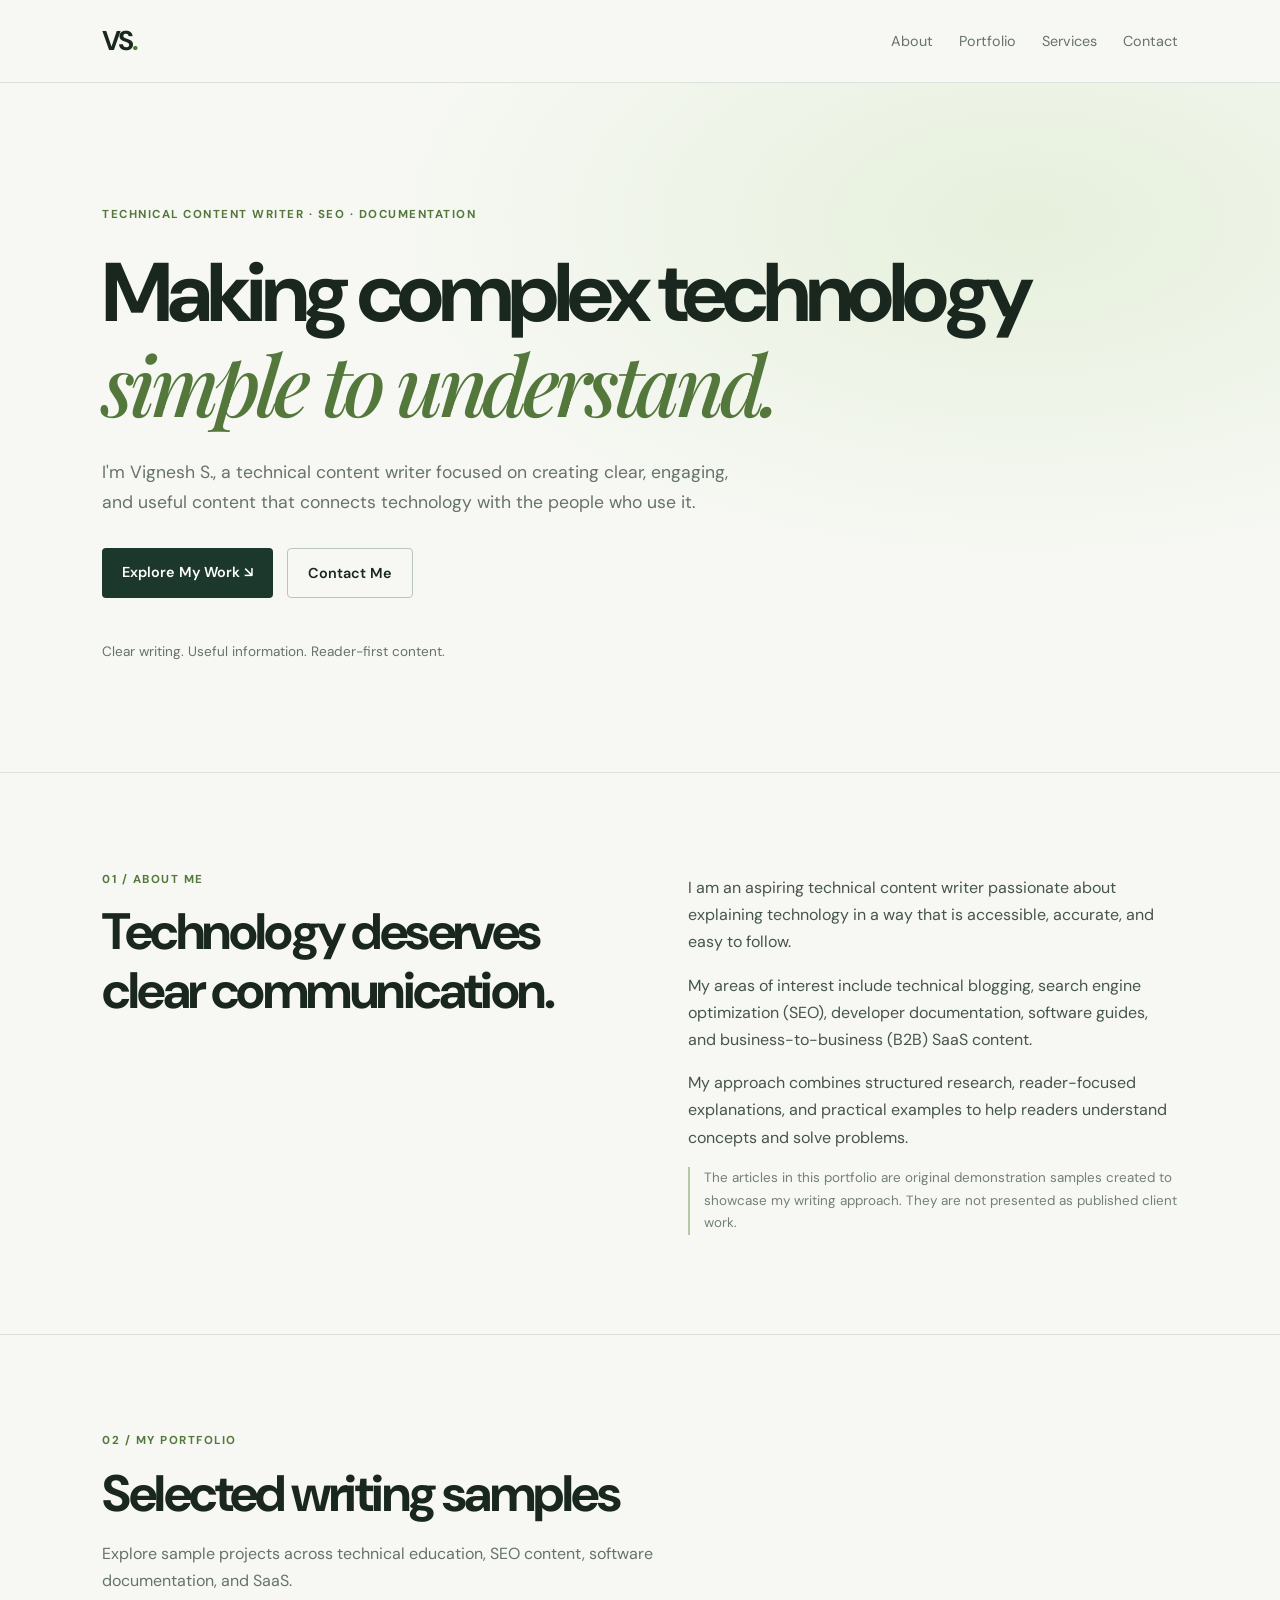
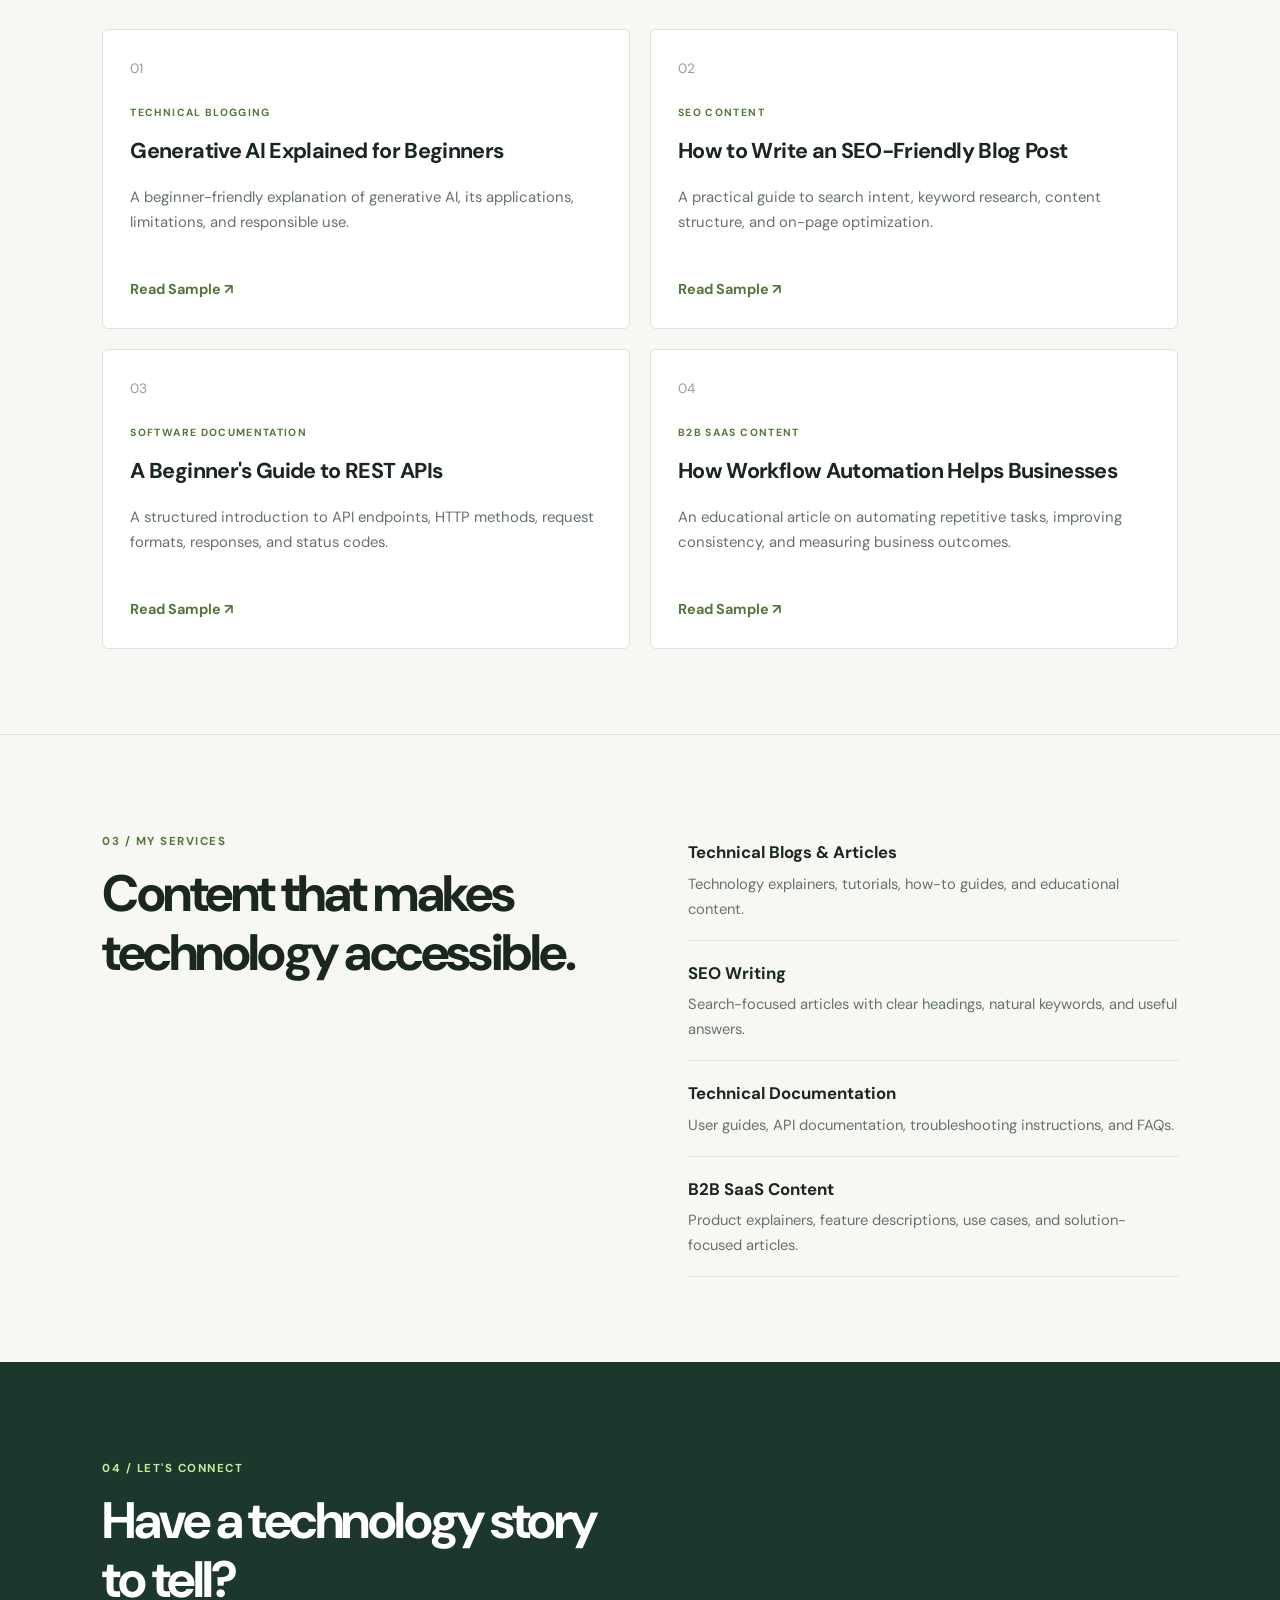
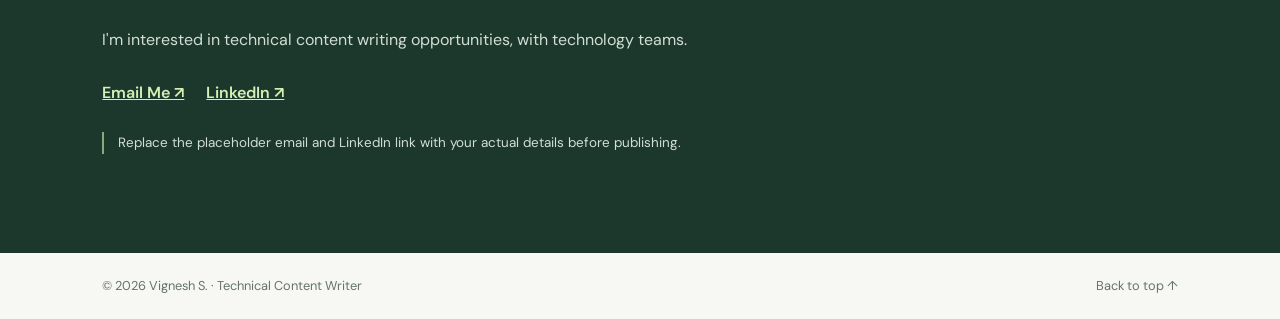
<file: index.html>
<!DOCTYPE html>
<html lang="en">
<head>
  <meta charset="UTF-8">
  <meta name="viewport" content="width=device-width, initial-scale=1.0">
  <meta name="description" content="Vignesh S. is a technical content writer creating technology blogs, SEO articles, software documentation, and B2B SaaS content.">
  <title>Vignesh S. | Technical Content Writer</title>
  <link rel="stylesheet" href="style.css">
</head>
<body>

<header class="navbar">
  <a class="logo" href="#home">VS<span>.</span></a>
  <nav>
    <a href="#about">About</a>
    <a href="#work">Portfolio</a>
    <a href="#services">Services</a>
    <a href="#contact">Contact</a>
  </nav>
</header>

<main>
  <section class="hero" id="home">
    <p class="eyebrow">TECHNICAL CONTENT WRITER · SEO · DOCUMENTATION</p>
    <h1>Making complex technology<br><em>simple to understand.</em></h1>
    <p class="intro">
      I'm Vignesh S., a technical content writer focused on creating
      clear, engaging, and useful content that connects technology
      with the people who use it.
    </p>
    <div class="hero-actions">
      <a class="button primary" href="#work">Explore My Work ↘</a>
      <a class="button secondary" href="#contact">Contact Me</a>
    </div>
    <p class="hero-note">Clear writing. Useful information. Reader-first content.</p>
  </section>

  <section class="section about" id="about">
    <div>
      <p class="eyebrow">01 / ABOUT ME</p>
      <h2>Technology deserves<br>clear communication.</h2>
    </div>
    <div>
      <p>
        I am an aspiring technical content writer passionate about
        explaining technology in a way that is accessible, accurate,
        and easy to follow.
      </p>
      <p>
        My areas of interest include technical blogging, search engine
        optimization (SEO), developer documentation, software guides,
        and business-to-business (B2B) SaaS content.
      </p>
      <p>
        My approach combines structured research, reader-focused
        explanations, and practical examples to help readers understand
        concepts and solve problems.
      </p>
      <p class="note">
        The articles in this portfolio are original demonstration
        samples created to showcase my writing approach. They are not
        presented as published client work.
      </p>
    </div>
  </section>

  <section class="section" id="work">
    <p class="eyebrow">02 / MY PORTFOLIO</p>
    <h2>Selected writing samples</h2>
    <p class="section-intro">
      Explore sample projects across technical education,
      SEO content, software documentation, and SaaS.
    </p>

    <div class="portfolio-grid">
      <article class="project">
        <span class="project-number">01</span>
        <p class="category">TECHNICAL BLOGGING</p>
        <h3>Generative AI Explained for Beginners</h3>
        <p>
          A beginner-friendly explanation of generative AI,
          its applications, limitations, and responsible use.
        </p>
        <a href="samples/technical-blog.html">Read Sample ↗</a>
      </article>

      <article class="project">
        <span class="project-number">02</span>
        <p class="category">SEO CONTENT</p>
        <h3>How to Write an SEO-Friendly Blog Post</h3>
        <p>
          A practical guide to search intent, keyword research,
          content structure, and on-page optimization.
        </p>
        <a href="samples/seo-article.html">Read Sample ↗</a>
      </article>

      <article class="project">
        <span class="project-number">03</span>
        <p class="category">SOFTWARE DOCUMENTATION</p>
        <h3>A Beginner's Guide to REST APIs</h3>
        <p>
          A structured introduction to API endpoints, HTTP methods,
          request formats, responses, and status codes.
        </p>
        <a href="samples/api-documentation.html">Read Sample ↗</a>
      </article>

      <article class="project">
        <span class="project-number">04</span>
        <p class="category">B2B SAAS CONTENT</p>
        <h3>How Workflow Automation Helps Businesses</h3>
        <p>
          An educational article on automating repetitive tasks,
          improving consistency, and measuring business outcomes.
        </p>
        <a href="samples/saas-content.html">Read Sample ↗</a>
      </article>
    </div>
  </section>

  <section class="section services" id="services">
    <div>
      <p class="eyebrow">03 / MY SERVICES</p>
      <h2>Content that makes<br>technology accessible.</h2>
    </div>
    <div class="service-list">
      <article>
        <h3>Technical Blogs & Articles</h3>
        <p>Technology explainers, tutorials, how-to guides, and educational content.</p>
      </article>
      <article>
        <h3>SEO Writing</h3>
        <p>Search-focused articles with clear headings, natural keywords, and useful answers.</p>
      </article>
      <article>
        <h3>Technical Documentation</h3>
        <p>User guides, API documentation, troubleshooting instructions, and FAQs.</p>
      </article>
      <article>
        <h3>B2B SaaS Content</h3>
        <p>Product explainers, feature descriptions, use cases, and solution-focused articles.</p>
      </article>
    </div>
  </section>

  <section class="contact" id="contact">
    <p class="eyebrow">04 / LET'S CONNECT</p>
    <h2>Have a technology story<br>to tell?</h2>
    <p>
      I'm interested in technical content writing opportunities, with technology teams.
    </p>
    <div class="contact-links">
      <a href="mailto:vigneshvickys0324@gmail.com">Email Me ↗</a>
      <a href="linkedin.com/in/vignesh-senthil-kumar-195948223" target="_blank" rel="noopener noreferrer">LinkedIn ↗</a>
    </div>
    <p class="note contact-note">
      Replace the placeholder email and LinkedIn link with your actual details before publishing.
    </p>
  </section>
</main>

<footer>
  <p>© 2026 Vignesh S. · Technical Content Writer</p>
  <a href="#home">Back to top ↑</a>
</footer>
</body>
</html>
</file>
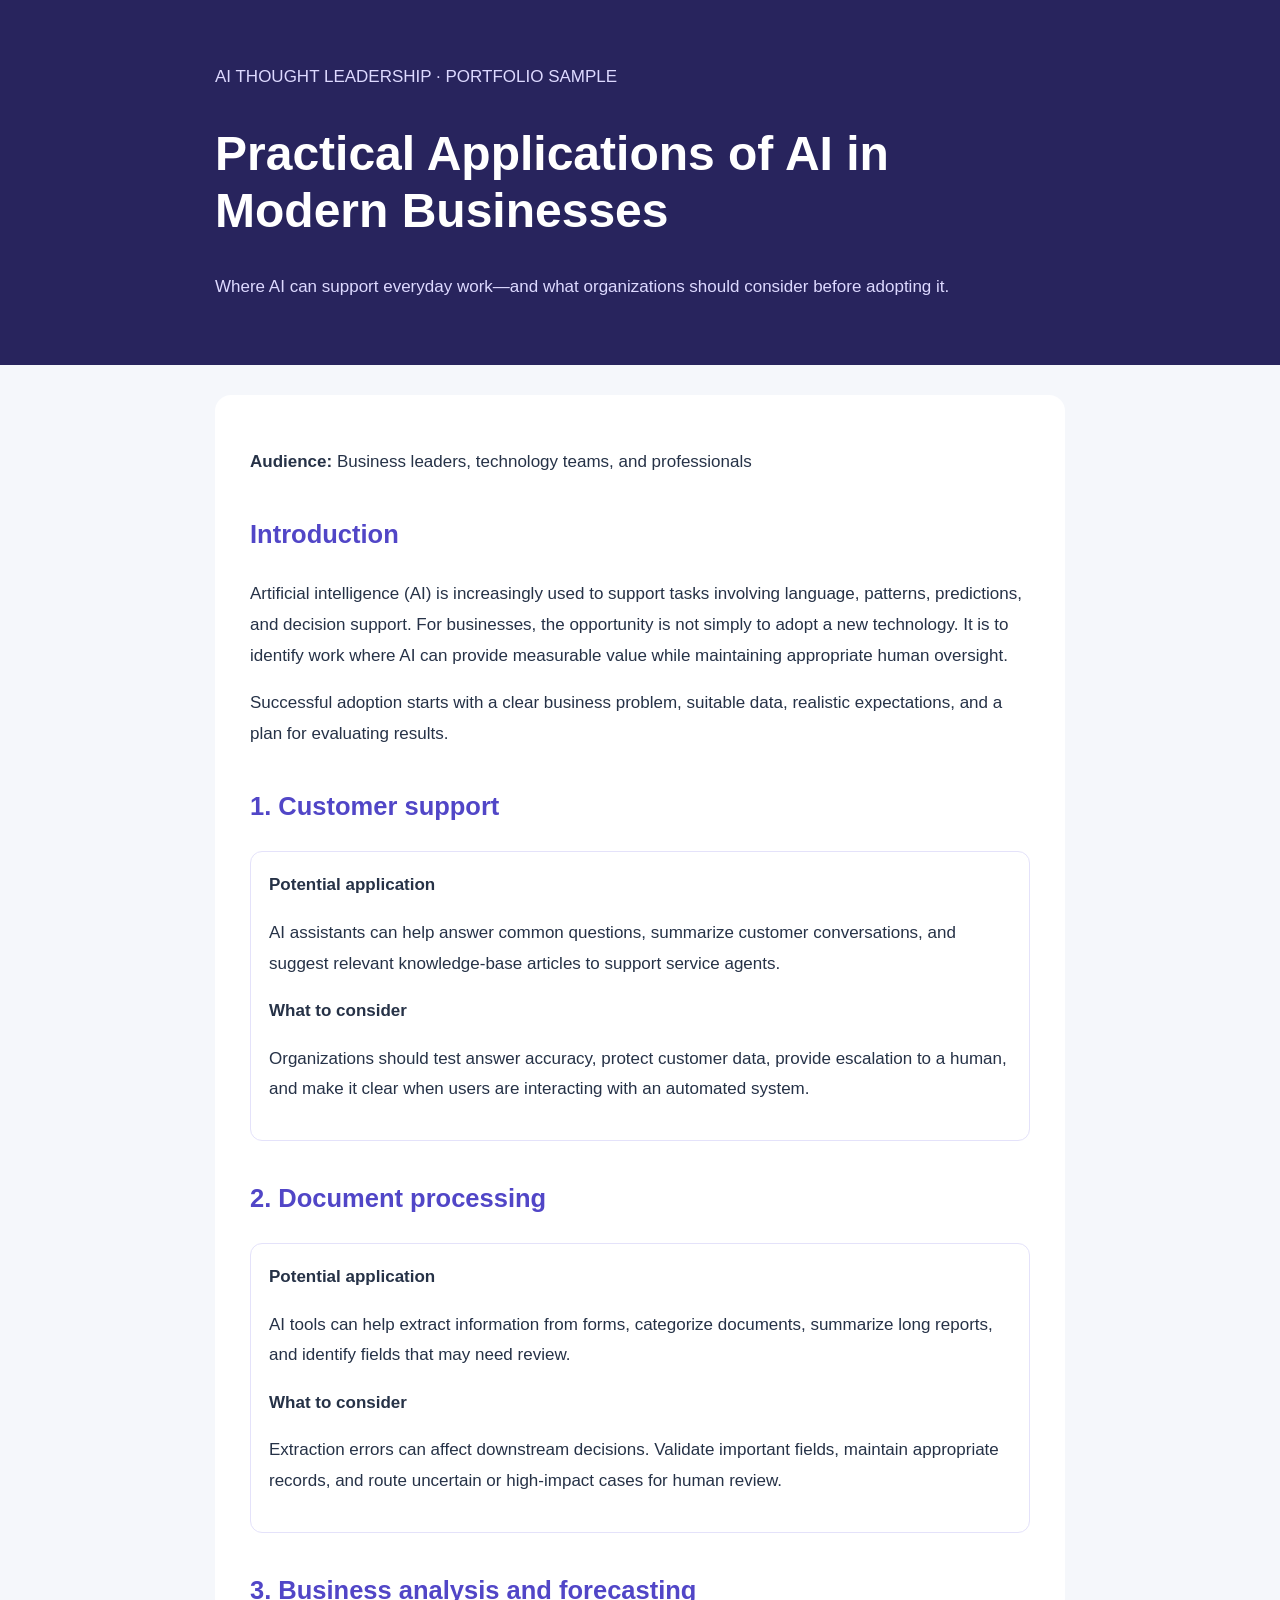
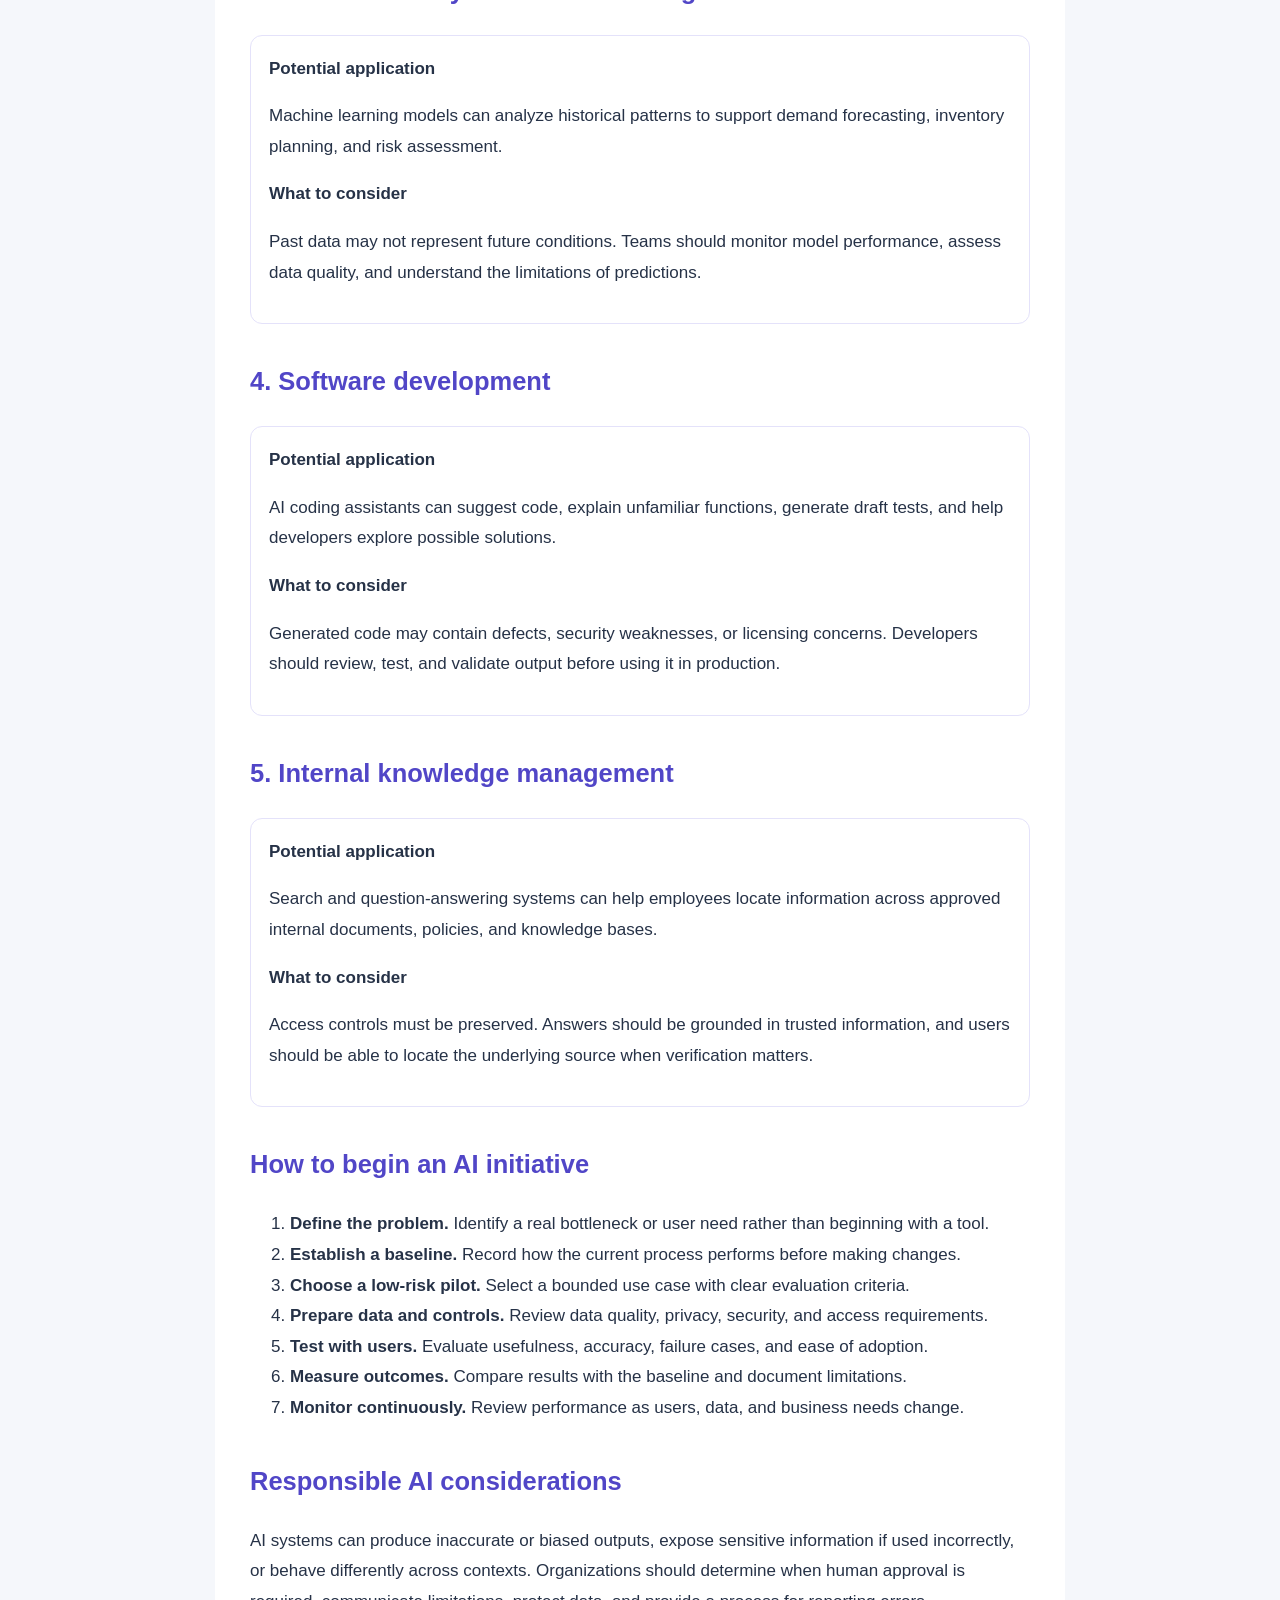
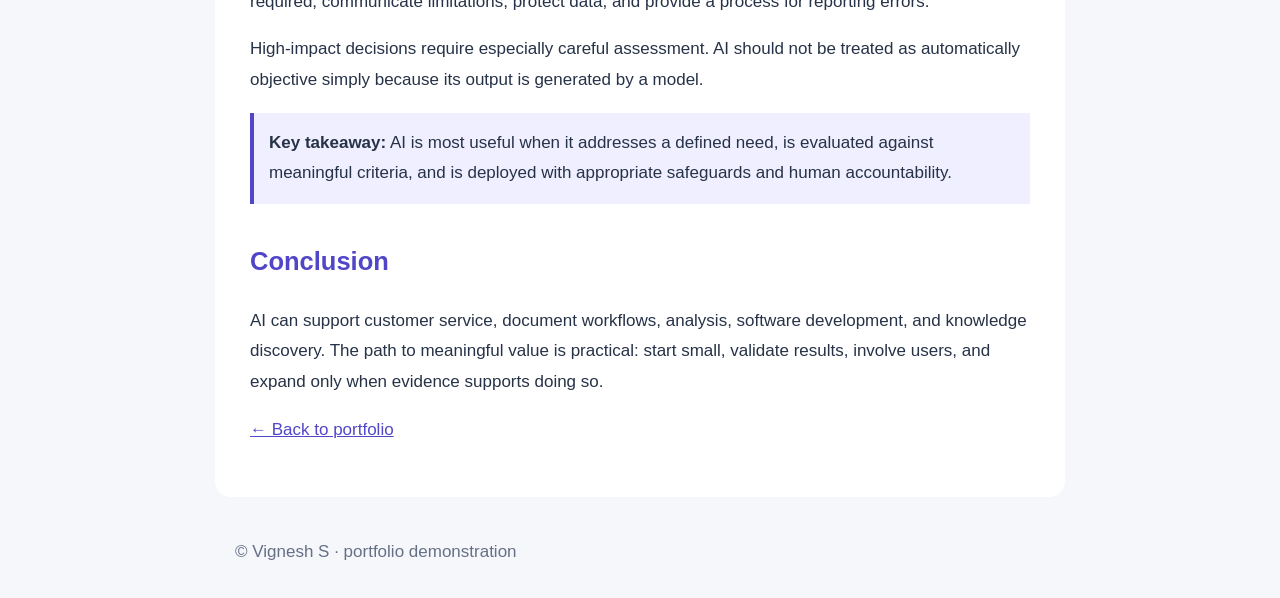
<file: samples/ai-in-business.html>
<!DOCTYPE html>
<html lang="en">
<head>
  <meta charset="UTF-8">
  <meta name="viewport" content="width=device-width, initial-scale=1.0">
  <meta name="description" content="Explore practical business applications of AI, including customer support, document processing, forecasting, and responsible adoption.">
  <title>Practical Applications of AI in Modern Businesses</title>
  <style>
    * { box-sizing: border-box; }
    body { margin: 0; font: 17px/1.8 Arial, sans-serif; color: #263247; background: #f5f7fb; }
    header { background: #28245d; color: white; padding: 45px 20px; }
    header div, main, footer { max-width: 850px; margin: auto; }
    header p { color: #ddd9ff; }
    main { background: white; padding: 35px; margin: 30px auto; border-radius: 16px; }
    h1 { font-size: clamp(2rem, 5vw, 3rem); line-height: 1.2; }
    h2 { color: #5146c7; margin-top: 35px; }
    .example { border: 1px solid #e4e2fa; border-radius: 12px; padding: 18px; margin: 15px 0; }
    .notice { background: #f0efff; padding: 15px; border-left: 4px solid #5146c7; }
    a { color: #5146c7; }
    footer { padding: 10px 20px 30px; color: #667085; }
  </style>
</head>
<body>
<header>
  <div>
    <p>AI THOUGHT LEADERSHIP · PORTFOLIO SAMPLE</p>
    <h1>Practical Applications of AI in Modern Businesses</h1>
    <p>Where AI can support everyday work—and what organizations should consider before adopting it.</p>
  </div>
</header>
<main>
  <p><strong>Audience:</strong> Business leaders, technology teams, and professionals</p>

  <h2>Introduction</h2>
  <p>Artificial intelligence (AI) is increasingly used to support tasks involving language, patterns, predictions, and decision support. For businesses, the opportunity is not simply to adopt a new technology. It is to identify work where AI can provide measurable value while maintaining appropriate human oversight.</p>
  <p>Successful adoption starts with a clear business problem, suitable data, realistic expectations, and a plan for evaluating results.</p>

  <h2>1. Customer support</h2>
  <div class="example">
    <strong>Potential application</strong>
    <p>AI assistants can help answer common questions, summarize customer conversations, and suggest relevant knowledge-base articles to support service agents.</p>
    <strong>What to consider</strong>
    <p>Organizations should test answer accuracy, protect customer data, provide escalation to a human, and make it clear when users are interacting with an automated system.</p>
  </div>

  <h2>2. Document processing</h2>
  <div class="example">
    <strong>Potential application</strong>
    <p>AI tools can help extract information from forms, categorize documents, summarize long reports, and identify fields that may need review.</p>
    <strong>What to consider</strong>
    <p>Extraction errors can affect downstream decisions. Validate important fields, maintain appropriate records, and route uncertain or high-impact cases for human review.</p>
  </div>

  <h2>3. Business analysis and forecasting</h2>
  <div class="example">
    <strong>Potential application</strong>
    <p>Machine learning models can analyze historical patterns to support demand forecasting, inventory planning, and risk assessment.</p>
    <strong>What to consider</strong>
    <p>Past data may not represent future conditions. Teams should monitor model performance, assess data quality, and understand the limitations of predictions.</p>
  </div>

  <h2>4. Software development</h2>
  <div class="example">
    <strong>Potential application</strong>
    <p>AI coding assistants can suggest code, explain unfamiliar functions, generate draft tests, and help developers explore possible solutions.</p>
    <strong>What to consider</strong>
    <p>Generated code may contain defects, security weaknesses, or licensing concerns. Developers should review, test, and validate output before using it in production.</p>
  </div>

  <h2>5. Internal knowledge management</h2>
  <div class="example">
    <strong>Potential application</strong>
    <p>Search and question-answering systems can help employees locate information across approved internal documents, policies, and knowledge bases.</p>
    <strong>What to consider</strong>
    <p>Access controls must be preserved. Answers should be grounded in trusted information, and users should be able to locate the underlying source when verification matters.</p>
  </div>

  <h2>How to begin an AI initiative</h2>
  <ol>
    <li><strong>Define the problem.</strong> Identify a real bottleneck or user need rather than beginning with a tool.</li>
    <li><strong>Establish a baseline.</strong> Record how the current process performs before making changes.</li>
    <li><strong>Choose a low-risk pilot.</strong> Select a bounded use case with clear evaluation criteria.</li>
    <li><strong>Prepare data and controls.</strong> Review data quality, privacy, security, and access requirements.</li>
    <li><strong>Test with users.</strong> Evaluate usefulness, accuracy, failure cases, and ease of adoption.</li>
    <li><strong>Measure outcomes.</strong> Compare results with the baseline and document limitations.</li>
    <li><strong>Monitor continuously.</strong> Review performance as users, data, and business needs change.</li>
  </ol>

  <h2>Responsible AI considerations</h2>
  <p>AI systems can produce inaccurate or biased outputs, expose sensitive information if used incorrectly, or behave differently across contexts. Organizations should determine when human approval is required, communicate limitations, protect data, and provide a process for reporting errors.</p>
  <p>High-impact decisions require especially careful assessment. AI should not be treated as automatically objective simply because its output is generated by a model.</p>

  <div class="notice"><strong>Key takeaway:</strong> AI is most useful when it addresses a defined need, is evaluated against meaningful criteria, and is deployed with appropriate safeguards and human accountability.</div>

  <h2>Conclusion</h2>
  <p>AI can support customer service, document workflows, analysis, software development, and knowledge discovery. The path to meaningful value is practical: start small, validate results, involve users, and expand only when evidence supports doing so.</p>
  <p><a href="../index.html">← Back to portfolio</a></p>
</main>
<footer>© Vignesh S · portfolio demonstration</footer>
</body>
</html>
</file>
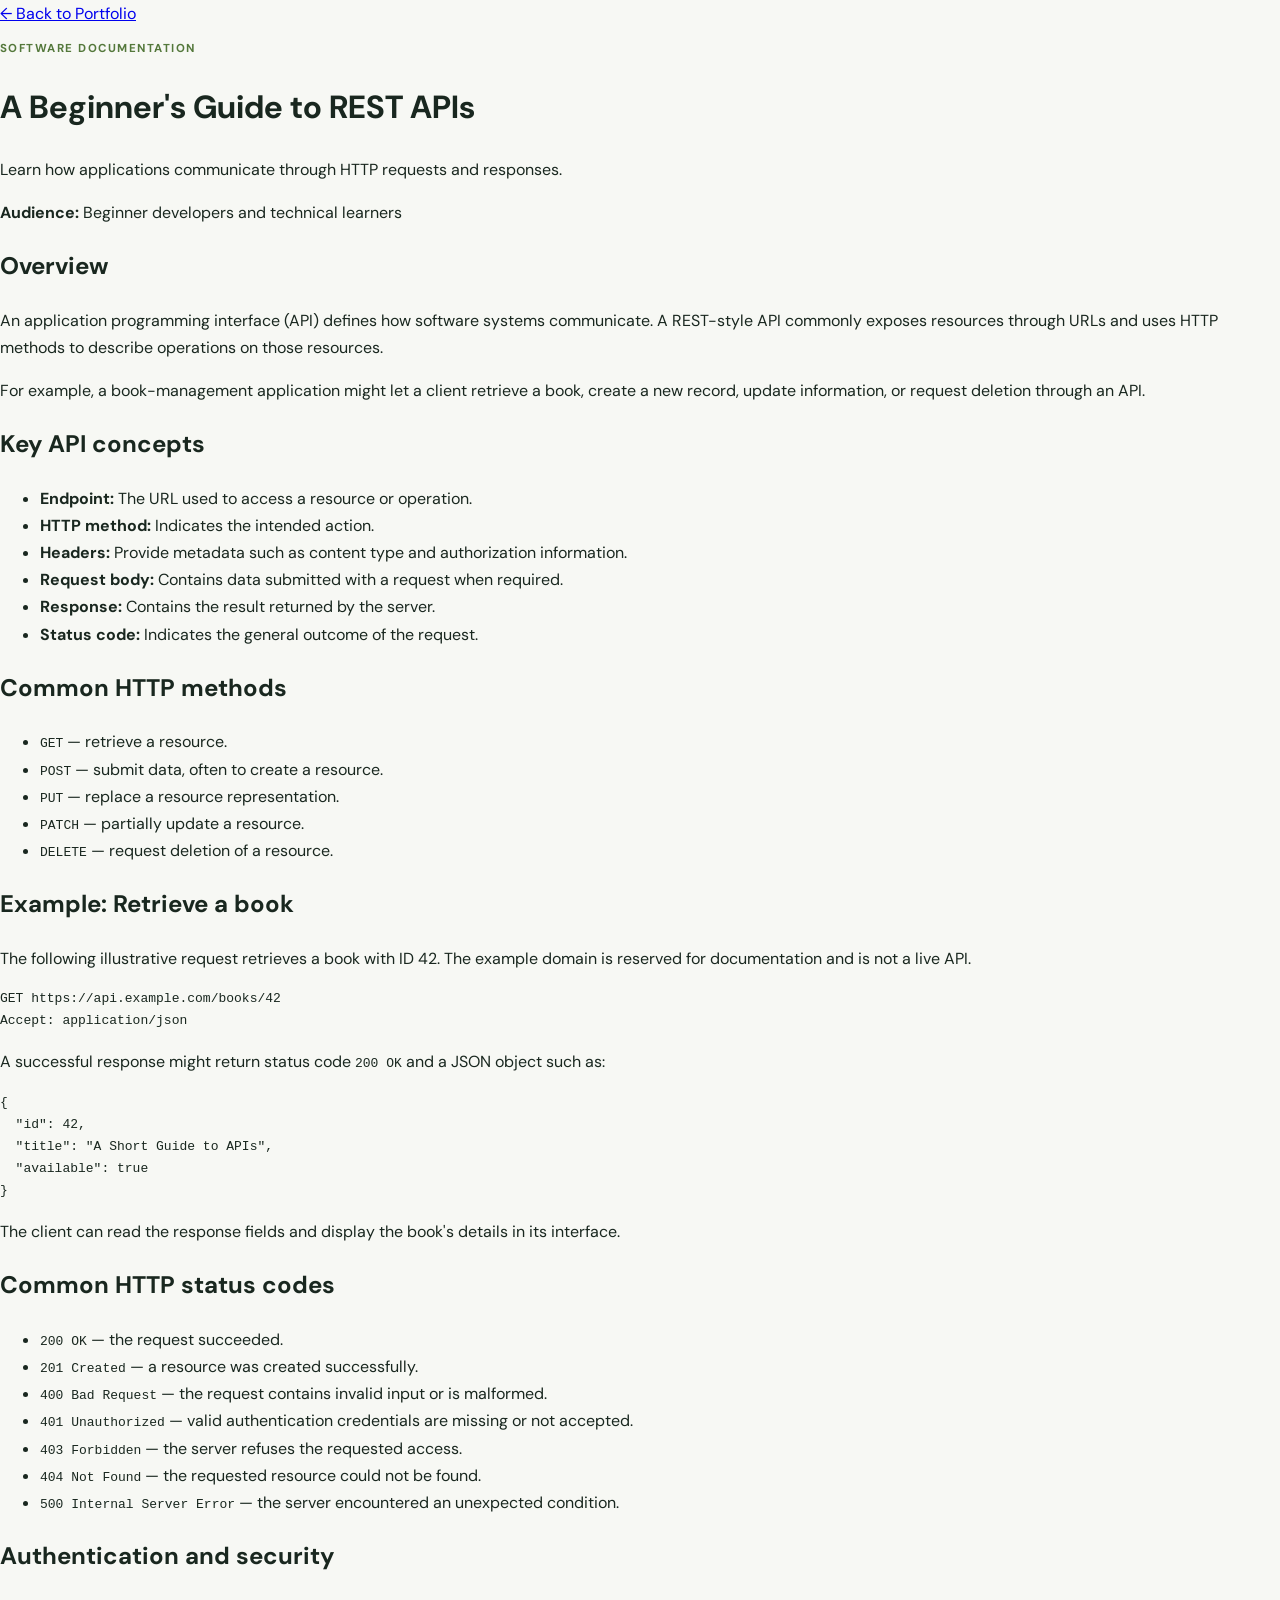
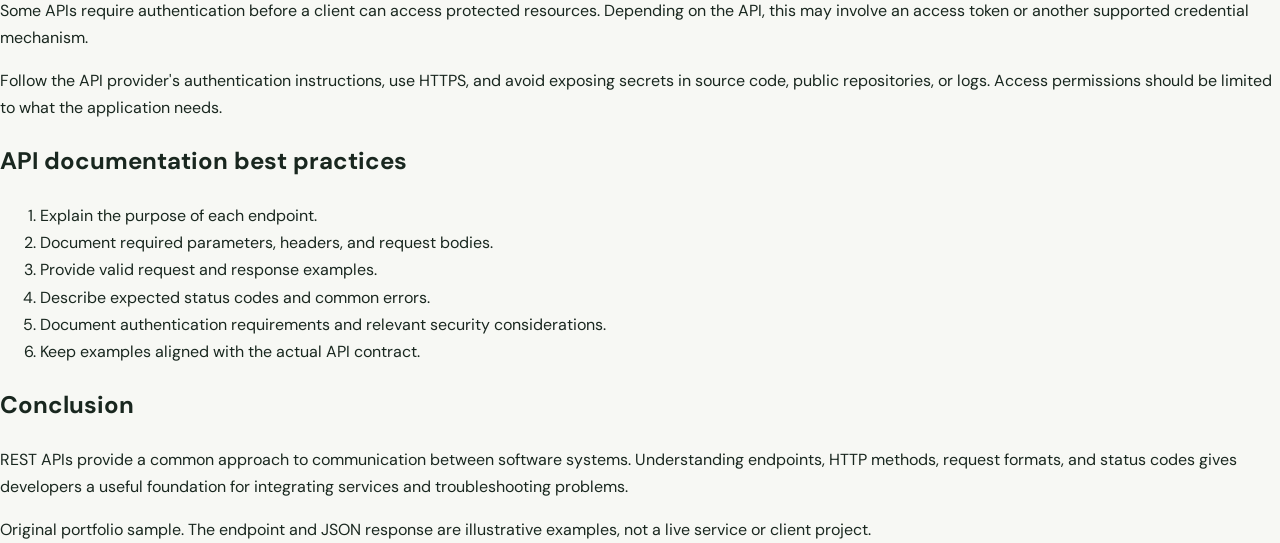
<file: samples/api-documentation.html>
<!DOCTYPE html>
<html lang="en">
<head>
  <meta charset="UTF-8">
  <meta name="viewport" content="width=device-width, initial-scale=1">
  <meta name="description" content="A beginner-friendly REST API guide covering endpoints, HTTP methods, requests, responses, and status codes.">
  <title>REST APIs | Vignesh S.</title>
  <link rel="stylesheet" href="../style.css">
</head>
<body>
<main class="article-shell">
  <a class="back" href="../index.html#work">← Back to Portfolio</a>
  <p class="eyebrow">SOFTWARE DOCUMENTATION</p>
  <h1>A Beginner's Guide to REST APIs</h1>
  <p class="dek">Learn how applications communicate through HTTP requests and responses.</p>
  <p><strong>Audience:</strong> Beginner developers and technical learners</p>

  <h2>Overview</h2>
  <p>An application programming interface (API) defines how software systems communicate. A REST-style API commonly exposes resources through URLs and uses HTTP methods to describe operations on those resources.</p>
  <p>For example, a book-management application might let a client retrieve a book, create a new record, update information, or request deletion through an API.</p>

  <h2>Key API concepts</h2>
  <ul>
    <li><strong>Endpoint:</strong> The URL used to access a resource or operation.</li>
    <li><strong>HTTP method:</strong> Indicates the intended action.</li>
    <li><strong>Headers:</strong> Provide metadata such as content type and authorization information.</li>
    <li><strong>Request body:</strong> Contains data submitted with a request when required.</li>
    <li><strong>Response:</strong> Contains the result returned by the server.</li>
    <li><strong>Status code:</strong> Indicates the general outcome of the request.</li>
  </ul>

  <h2>Common HTTP methods</h2>
  <ul>
    <li><code>GET</code> — retrieve a resource.</li>
    <li><code>POST</code> — submit data, often to create a resource.</li>
    <li><code>PUT</code> — replace a resource representation.</li>
    <li><code>PATCH</code> — partially update a resource.</li>
    <li><code>DELETE</code> — request deletion of a resource.</li>
  </ul>

  <h2>Example: Retrieve a book</h2>
  <p>The following illustrative request retrieves a book with ID 42. The example domain is reserved for documentation and is not a live API.</p>

  <pre><code>GET https://api.example.com/books/42
Accept: application/json</code></pre>

  <p>A successful response might return status code <code>200 OK</code> and a JSON object such as:</p>

  <pre><code>{
  "id": 42,
  "title": "A Short Guide to APIs",
  "available": true
}</code></pre>

  <p>The client can read the response fields and display the book's details in its interface.</p>

  <h2>Common HTTP status codes</h2>
  <ul>
    <li><code>200 OK</code> — the request succeeded.</li>
    <li><code>201 Created</code> — a resource was created successfully.</li>
    <li><code>400 Bad Request</code> — the request contains invalid input or is malformed.</li>
    <li><code>401 Unauthorized</code> — valid authentication credentials are missing or not accepted.</li>
    <li><code>403 Forbidden</code> — the server refuses the requested access.</li>
    <li><code>404 Not Found</code> — the requested resource could not be found.</li>
    <li><code>500 Internal Server Error</code> — the server encountered an unexpected condition.</li>
  </ul>

  <h2>Authentication and security</h2>
  <p>Some APIs require authentication before a client can access protected resources. Depending on the API, this may involve an access token or another supported credential mechanism.</p>
  <p>Follow the API provider's authentication instructions, use HTTPS, and avoid exposing secrets in source code, public repositories, or logs. Access permissions should be limited to what the application needs.</p>

  <h2>API documentation best practices</h2>
  <ol>
    <li>Explain the purpose of each endpoint.</li>
    <li>Document required parameters, headers, and request bodies.</li>
    <li>Provide valid request and response examples.</li>
    <li>Describe expected status codes and common errors.</li>
    <li>Document authentication requirements and relevant security considerations.</li>
    <li>Keep examples aligned with the actual API contract.</li>
  </ol>

  <h2>Conclusion</h2>
  <p>REST APIs provide a common approach to communication between software systems. Understanding endpoints, HTTP methods, request formats, and status codes gives developers a useful foundation for integrating services and troubleshooting problems.</p>

  <div class="article-footer">Original portfolio sample. The endpoint and JSON response are illustrative examples, not a live service or client project.</div>
</main>
</body>
</html>
</file>
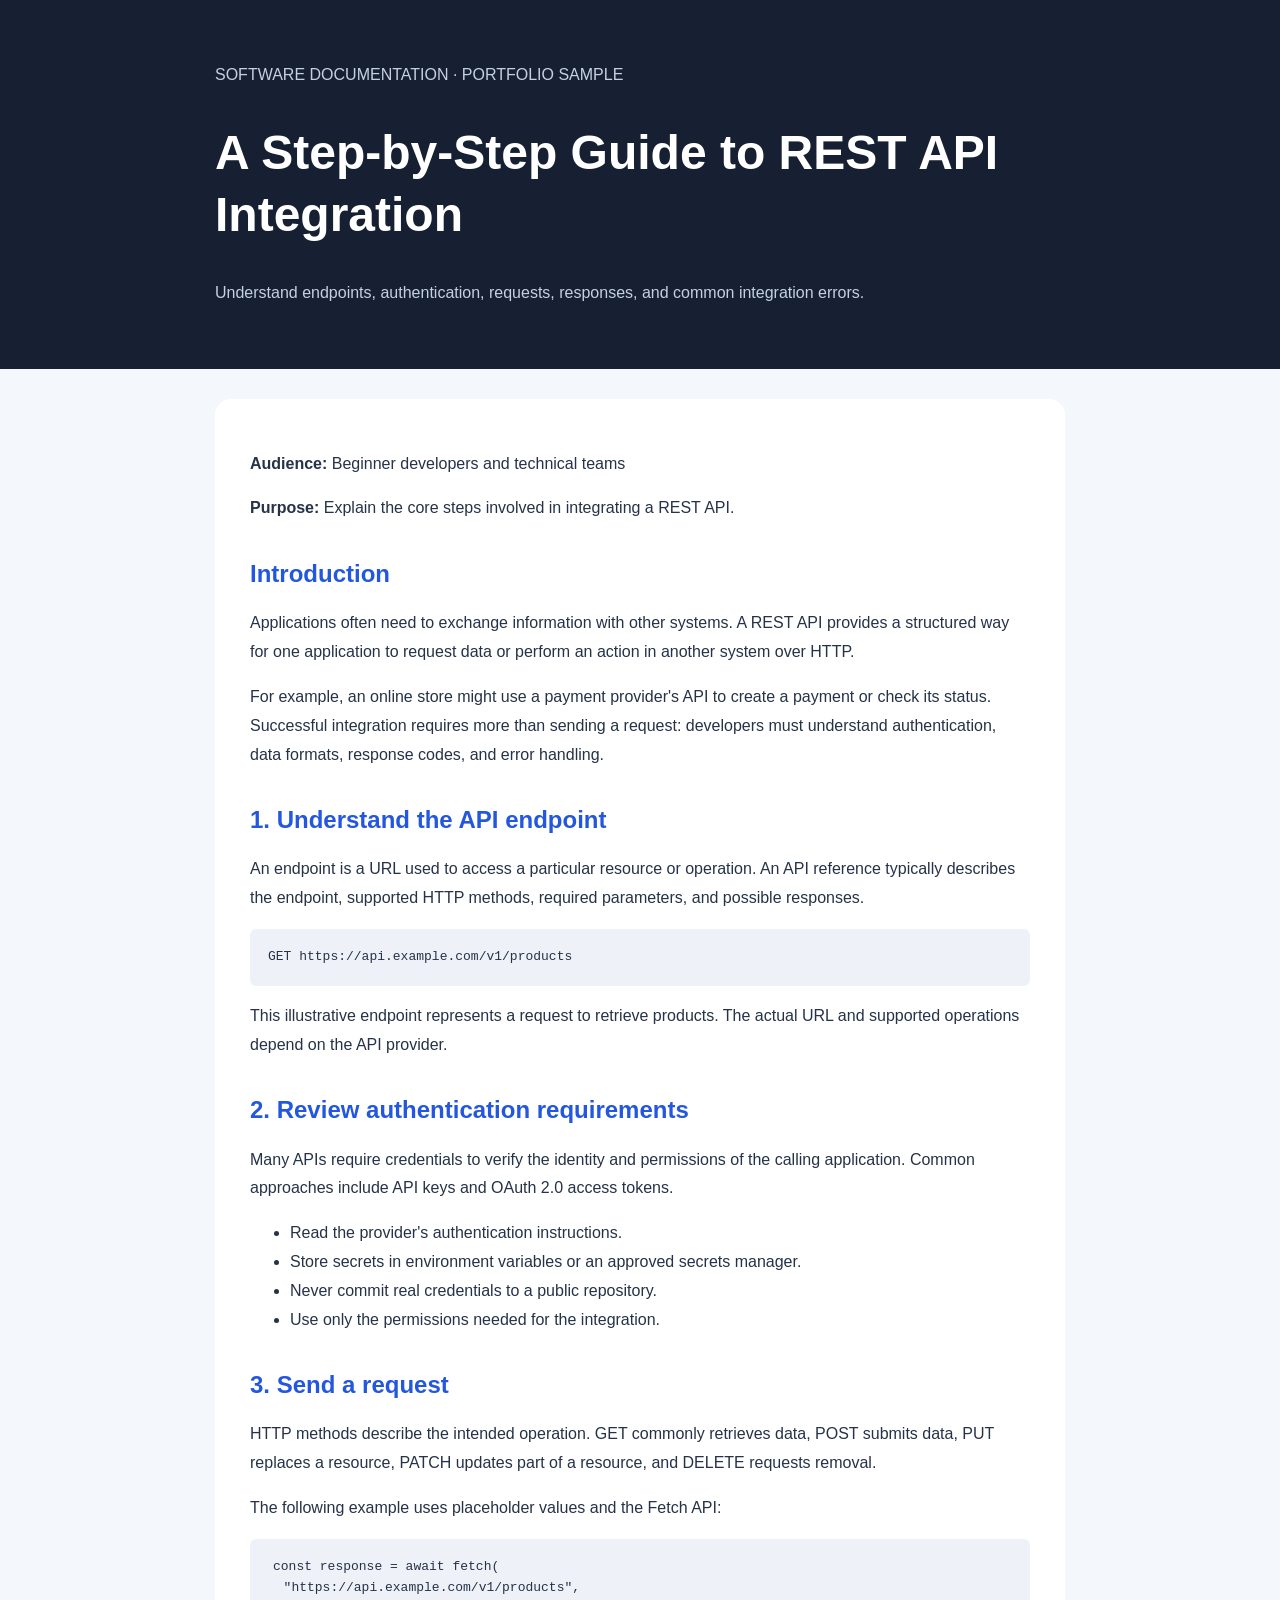
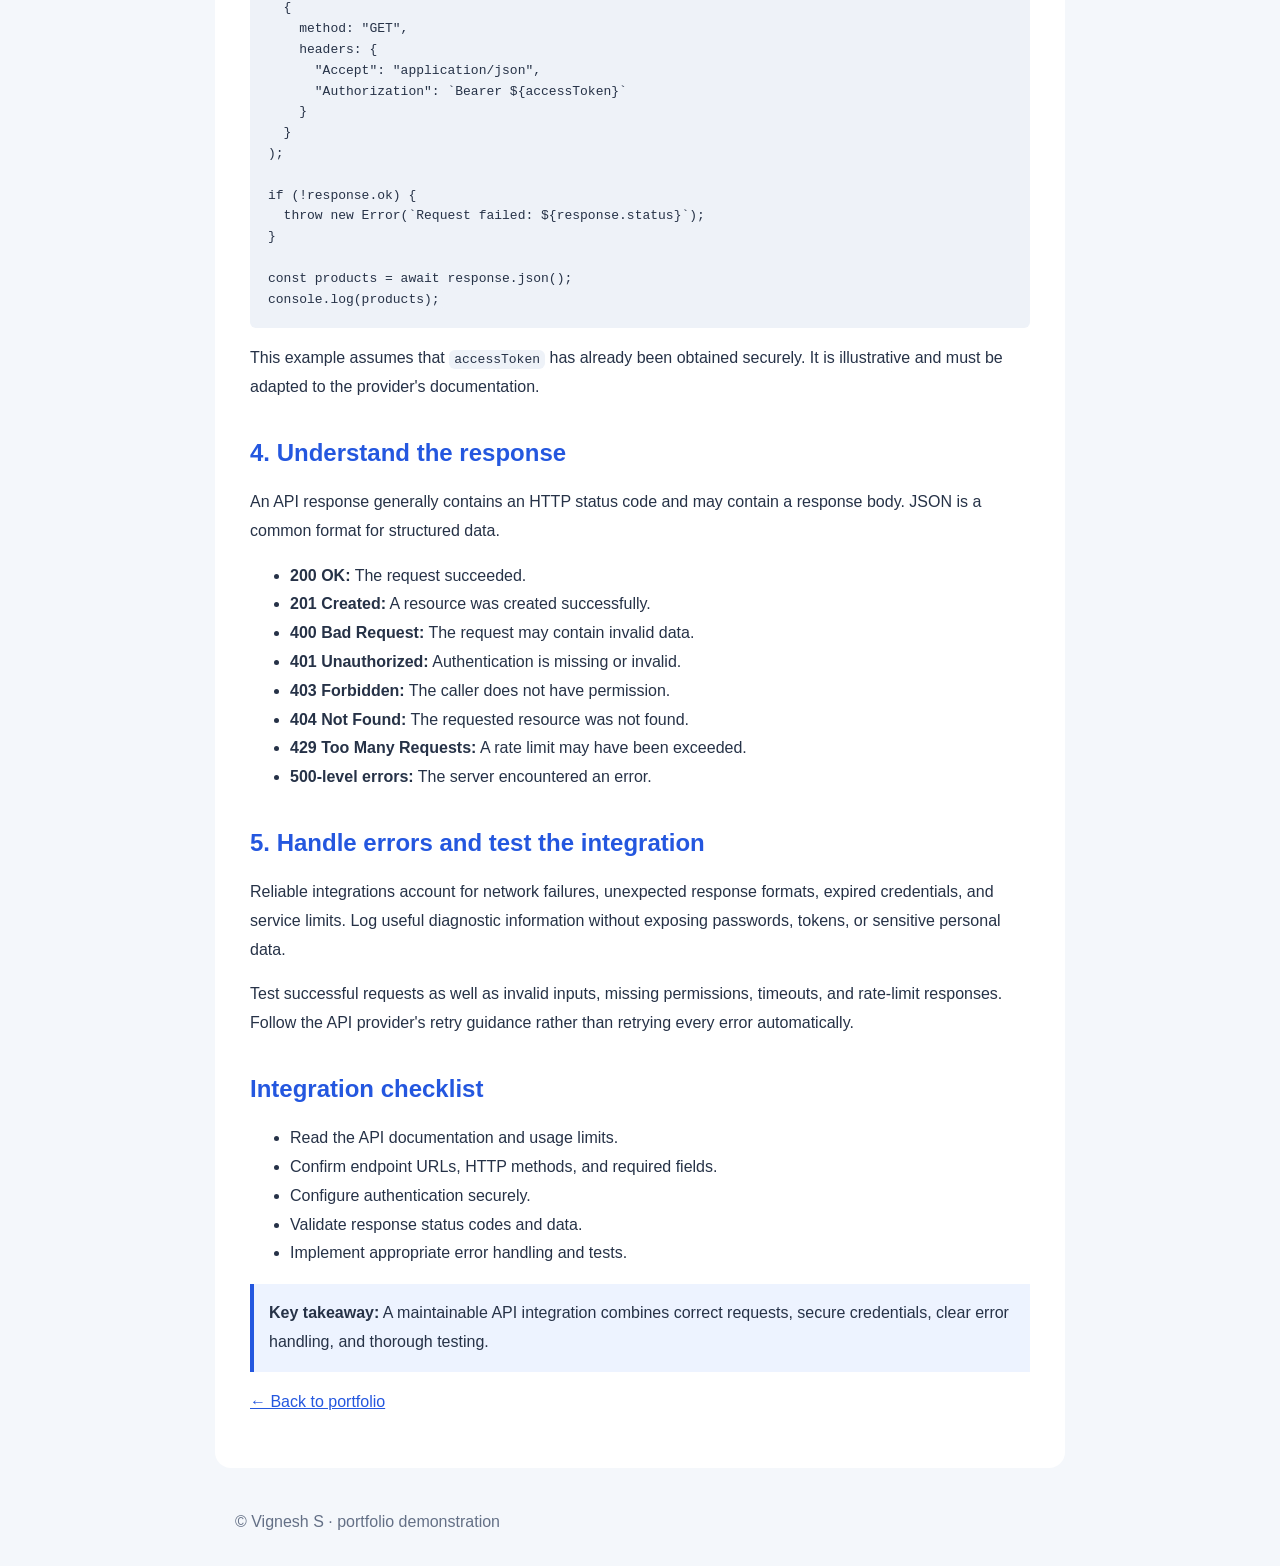
<file: samples/api-integration.html>
<!DOCTYPE html>
<html lang="en">
<head>
  <meta charset="UTF-8">
  <meta name="viewport" content="width=device-width, initial-scale=1.0">
  <meta name="description" content="A beginner-friendly guide to REST API integration, authentication, requests, responses, and error handling.">
  <title>A Step-by-Step Guide to REST API Integration</title>
  <style>
    * { box-sizing: border-box; }
    body { margin: 0; font-family: Arial, sans-serif; line-height: 1.8; color: #263247; background: #f4f7fb; }
    header { background: #172033; color: white; padding: 45px 20px; }
    header div, main, footer { max-width: 850px; margin: auto; }
    header p { color: #c5d0e4; }
    main { background: white; padding: 35px; margin: 30px auto; border-radius: 16px; }
    h1, h2 { line-height: 1.3; }
    h1 { font-size: clamp(2rem, 5vw, 3rem); }
    h2 { margin-top: 35px; color: #2457df; }
    code, pre { background: #eef2f8; border-radius: 6px; }
    code { padding: 2px 5px; }
    pre { padding: 18px; overflow-x: auto; line-height: 1.6; }
    .callout { background: #edf3ff; border-left: 4px solid #2457df; padding: 15px; }
    a { color: #2457df; }
    footer { padding: 10px 20px 30px; color: #647086; }
  </style>
</head>
<body>
<header>
  <div>
    <p>SOFTWARE DOCUMENTATION · PORTFOLIO SAMPLE</p>
    <h1>A Step-by-Step Guide to REST API Integration</h1>
    <p>Understand endpoints, authentication, requests, responses, and common integration errors.</p>
  </div>
</header>
<main>
  <p><strong>Audience:</strong> Beginner developers and technical teams</p>
  <p><strong>Purpose:</strong> Explain the core steps involved in integrating a REST API.</p>

  <h2>Introduction</h2>
  <p>Applications often need to exchange information with other systems. A REST API provides a structured way for one application to request data or perform an action in another system over HTTP.</p>
  <p>For example, an online store might use a payment provider's API to create a payment or check its status. Successful integration requires more than sending a request: developers must understand authentication, data formats, response codes, and error handling.</p>

  <h2>1. Understand the API endpoint</h2>
  <p>An endpoint is a URL used to access a particular resource or operation. An API reference typically describes the endpoint, supported HTTP methods, required parameters, and possible responses.</p>
  <pre>GET https://api.example.com/v1/products</pre>
  <p>This illustrative endpoint represents a request to retrieve products. The actual URL and supported operations depend on the API provider.</p>

  <h2>2. Review authentication requirements</h2>
  <p>Many APIs require credentials to verify the identity and permissions of the calling application. Common approaches include API keys and OAuth 2.0 access tokens.</p>
  <ul>
    <li>Read the provider's authentication instructions.</li>
    <li>Store secrets in environment variables or an approved secrets manager.</li>
    <li>Never commit real credentials to a public repository.</li>
    <li>Use only the permissions needed for the integration.</li>
  </ul>

  <h2>3. Send a request</h2>
  <p>HTTP methods describe the intended operation. GET commonly retrieves data, POST submits data, PUT replaces a resource, PATCH updates part of a resource, and DELETE requests removal.</p>
  <p>The following example uses placeholder values and the Fetch API:</p>
  <pre><code>const response = await fetch(
  "https://api.example.com/v1/products",
  {
    method: "GET",
    headers: {
      "Accept": "application/json",
      "Authorization": `Bearer ${accessToken}`
    }
  }
);

if (!response.ok) {
  throw new Error(`Request failed: ${response.status}`);
}

const products = await response.json();
console.log(products);</code></pre>
  <p>This example assumes that <code>accessToken</code> has already been obtained securely. It is illustrative and must be adapted to the provider's documentation.</p>

  <h2>4. Understand the response</h2>
  <p>An API response generally contains an HTTP status code and may contain a response body. JSON is a common format for structured data.</p>
  <ul>
    <li><strong>200 OK:</strong> The request succeeded.</li>
    <li><strong>201 Created:</strong> A resource was created successfully.</li>
    <li><strong>400 Bad Request:</strong> The request may contain invalid data.</li>
    <li><strong>401 Unauthorized:</strong> Authentication is missing or invalid.</li>
    <li><strong>403 Forbidden:</strong> The caller does not have permission.</li>
    <li><strong>404 Not Found:</strong> The requested resource was not found.</li>
    <li><strong>429 Too Many Requests:</strong> A rate limit may have been exceeded.</li>
    <li><strong>500-level errors:</strong> The server encountered an error.</li>
  </ul>

  <h2>5. Handle errors and test the integration</h2>
  <p>Reliable integrations account for network failures, unexpected response formats, expired credentials, and service limits. Log useful diagnostic information without exposing passwords, tokens, or sensitive personal data.</p>
  <p>Test successful requests as well as invalid inputs, missing permissions, timeouts, and rate-limit responses. Follow the API provider's retry guidance rather than retrying every error automatically.</p>

  <h2>Integration checklist</h2>
  <ul>
    <li>Read the API documentation and usage limits.</li>
    <li>Confirm endpoint URLs, HTTP methods, and required fields.</li>
    <li>Configure authentication securely.</li>
    <li>Validate response status codes and data.</li>
    <li>Implement appropriate error handling and tests.</li>
  </ul>

  <div class="callout"><strong>Key takeaway:</strong> A maintainable API integration combines correct requests, secure credentials, clear error handling, and thorough testing.</div>
  <p><a href="../index.html">← Back to portfolio</a></p>
</main>
<footer>© Vignesh S · portfolio demonstration</footer>
</body>
</html>
</file>
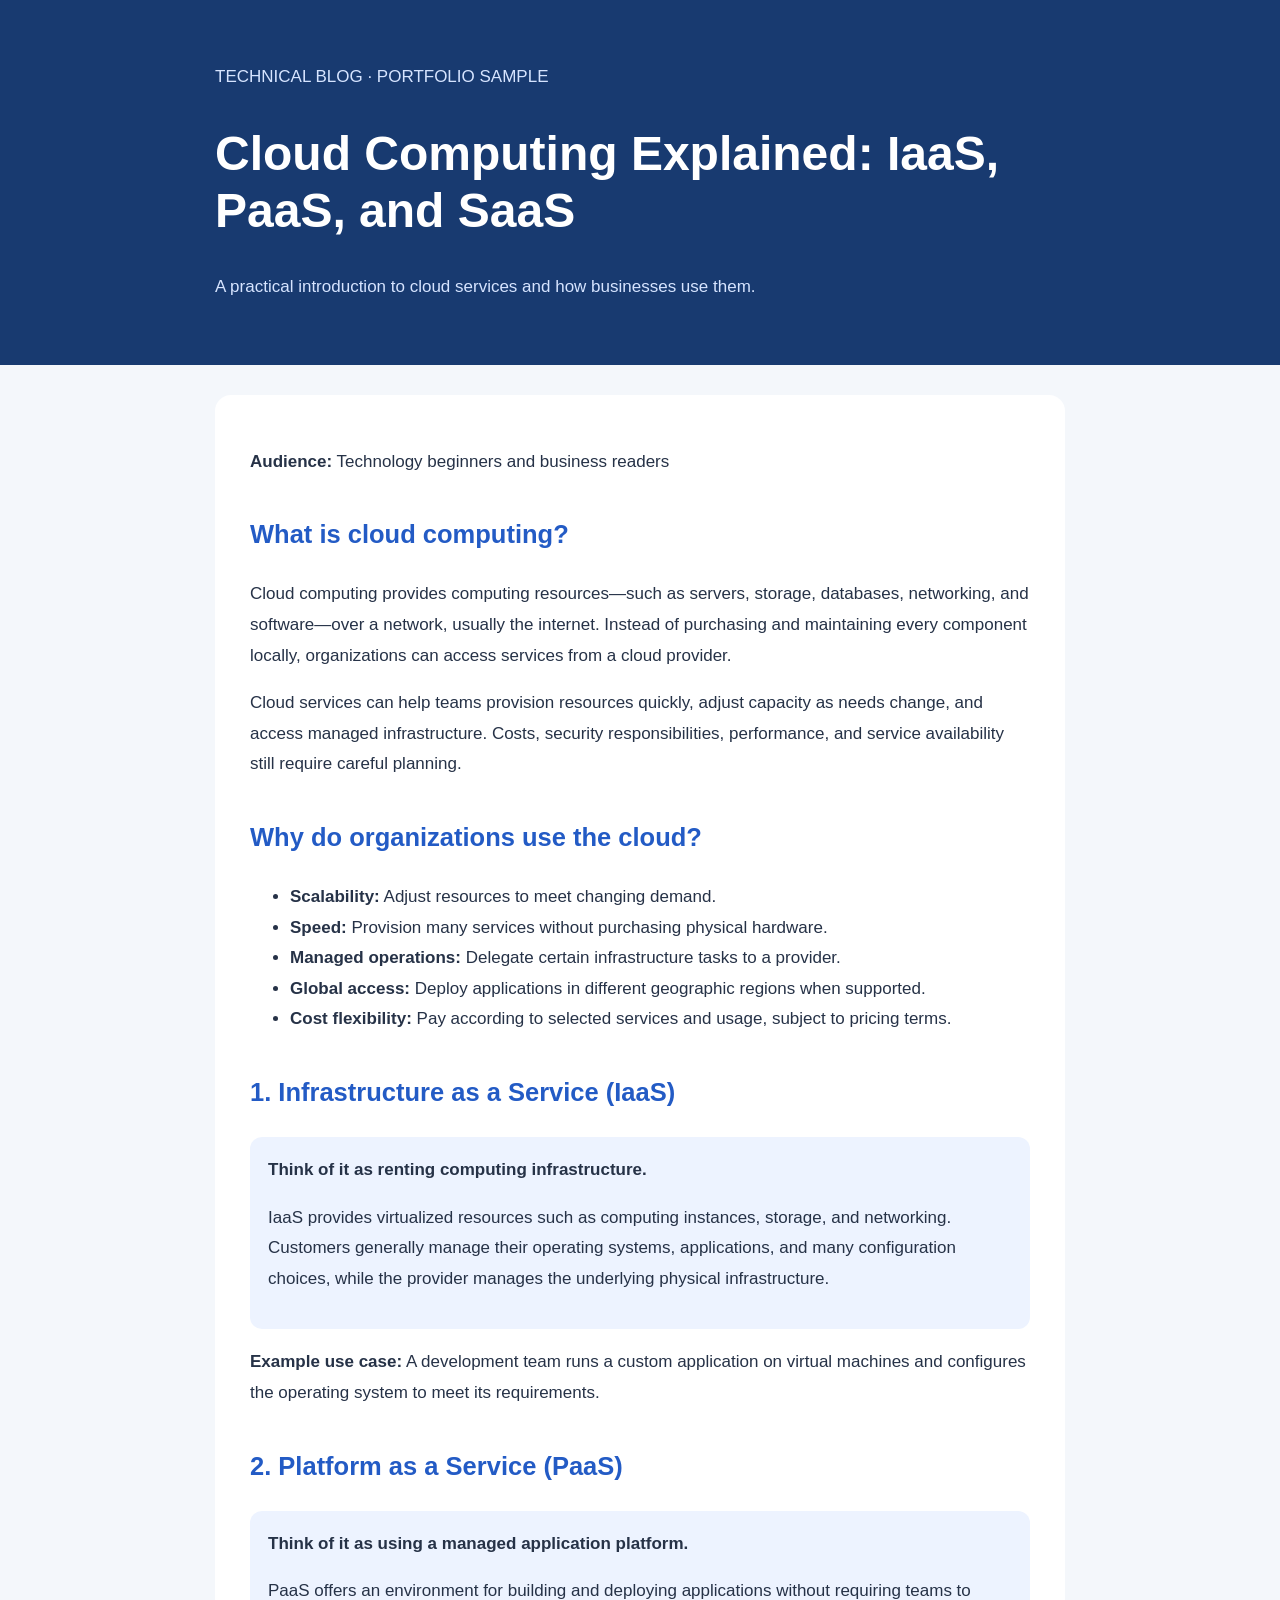
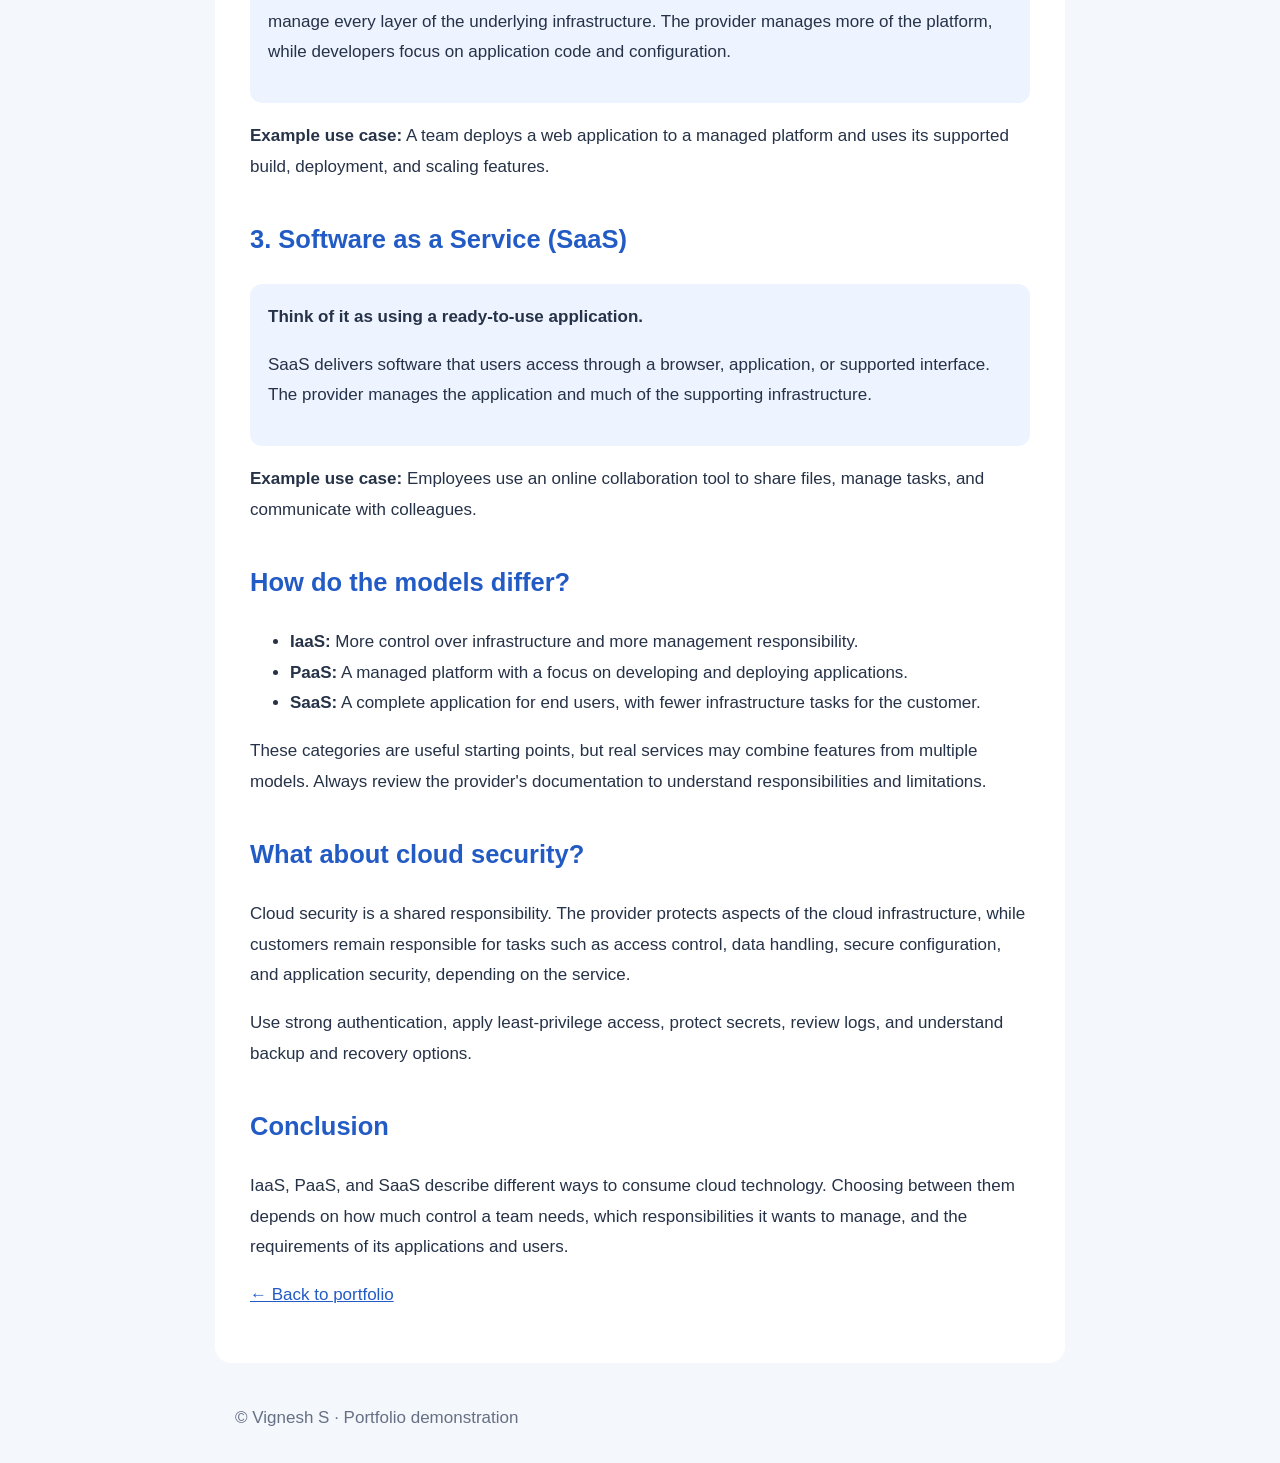
<file: samples/cloud-computing-basics.html>
<!DOCTYPE html>
<html lang="en">
<head>
  <meta charset="UTF-8">
  <meta name="viewport" content="width=device-width, initial-scale=1.0">
  <meta name="description" content="Understand cloud computing and the differences between IaaS, PaaS, and SaaS.">
  <title>Cloud Computing Explained: IaaS, PaaS, and SaaS</title>
  <style>
    * { box-sizing: border-box; }
    body { margin: 0; font: 17px/1.8 Arial, sans-serif; color: #263247; background: #f4f7fb; }
    header { background: #183a70; color: white; padding: 45px 20px; }
    header div, main, footer { max-width: 850px; margin: auto; }
    header p { color: #d6e4ff; }
    main { background: white; padding: 35px; margin: 30px auto; border-radius: 16px; }
    h1 { font-size: clamp(2rem, 5vw, 3rem); line-height: 1.2; }
    h2 { color: #235bc5; margin-top: 35px; }
    .model { background: #edf3ff; padding: 18px; border-radius: 12px; margin: 18px 0; }
    a { color: #235bc5; }
    footer { padding: 10px 20px 30px; color: #667085; }
  </style>
</head>
<body>
<header>
  <div>
    <p>TECHNICAL BLOG · PORTFOLIO SAMPLE</p>
    <h1>Cloud Computing Explained: IaaS, PaaS, and SaaS</h1>
    <p>A practical introduction to cloud services and how businesses use them.</p>
  </div>
</header>
<main>
  <p><strong>Audience:</strong> Technology beginners and business readers</p>

  <h2>What is cloud computing?</h2>
  <p>Cloud computing provides computing resources—such as servers, storage, databases, networking, and software—over a network, usually the internet. Instead of purchasing and maintaining every component locally, organizations can access services from a cloud provider.</p>
  <p>Cloud services can help teams provision resources quickly, adjust capacity as needs change, and access managed infrastructure. Costs, security responsibilities, performance, and service availability still require careful planning.</p>

  <h2>Why do organizations use the cloud?</h2>
  <ul>
    <li><strong>Scalability:</strong> Adjust resources to meet changing demand.</li>
    <li><strong>Speed:</strong> Provision many services without purchasing physical hardware.</li>
    <li><strong>Managed operations:</strong> Delegate certain infrastructure tasks to a provider.</li>
    <li><strong>Global access:</strong> Deploy applications in different geographic regions when supported.</li>
    <li><strong>Cost flexibility:</strong> Pay according to selected services and usage, subject to pricing terms.</li>
  </ul>

  <h2>1. Infrastructure as a Service (IaaS)</h2>
  <div class="model">
    <strong>Think of it as renting computing infrastructure.</strong>
    <p>IaaS provides virtualized resources such as computing instances, storage, and networking. Customers generally manage their operating systems, applications, and many configuration choices, while the provider manages the underlying physical infrastructure.</p>
  </div>
  <p><strong>Example use case:</strong> A development team runs a custom application on virtual machines and configures the operating system to meet its requirements.</p>

  <h2>2. Platform as a Service (PaaS)</h2>
  <div class="model">
    <strong>Think of it as using a managed application platform.</strong>
    <p>PaaS offers an environment for building and deploying applications without requiring teams to manage every layer of the underlying infrastructure. The provider manages more of the platform, while developers focus on application code and configuration.</p>
  </div>
  <p><strong>Example use case:</strong> A team deploys a web application to a managed platform and uses its supported build, deployment, and scaling features.</p>

  <h2>3. Software as a Service (SaaS)</h2>
  <div class="model">
    <strong>Think of it as using a ready-to-use application.</strong>
    <p>SaaS delivers software that users access through a browser, application, or supported interface. The provider manages the application and much of the supporting infrastructure.</p>
  </div>
  <p><strong>Example use case:</strong> Employees use an online collaboration tool to share files, manage tasks, and communicate with colleagues.</p>

  <h2>How do the models differ?</h2>
  <ul>
    <li><strong>IaaS:</strong> More control over infrastructure and more management responsibility.</li>
    <li><strong>PaaS:</strong> A managed platform with a focus on developing and deploying applications.</li>
    <li><strong>SaaS:</strong> A complete application for end users, with fewer infrastructure tasks for the customer.</li>
  </ul>
  <p>These categories are useful starting points, but real services may combine features from multiple models. Always review the provider's documentation to understand responsibilities and limitations.</p>

  <h2>What about cloud security?</h2>
  <p>Cloud security is a shared responsibility. The provider protects aspects of the cloud infrastructure, while customers remain responsible for tasks such as access control, data handling, secure configuration, and application security, depending on the service.</p>
  <p>Use strong authentication, apply least-privilege access, protect secrets, review logs, and understand backup and recovery options.</p>

  <h2>Conclusion</h2>
  <p>IaaS, PaaS, and SaaS describe different ways to consume cloud technology. Choosing between them depends on how much control a team needs, which responsibilities it wants to manage, and the requirements of its applications and users.</p>
  <p><a href="../index.html">← Back to portfolio</a></p>
</main>
<footer>© Vignesh S · Portfolio demonstration</footer>
</body>
</html>
</file>
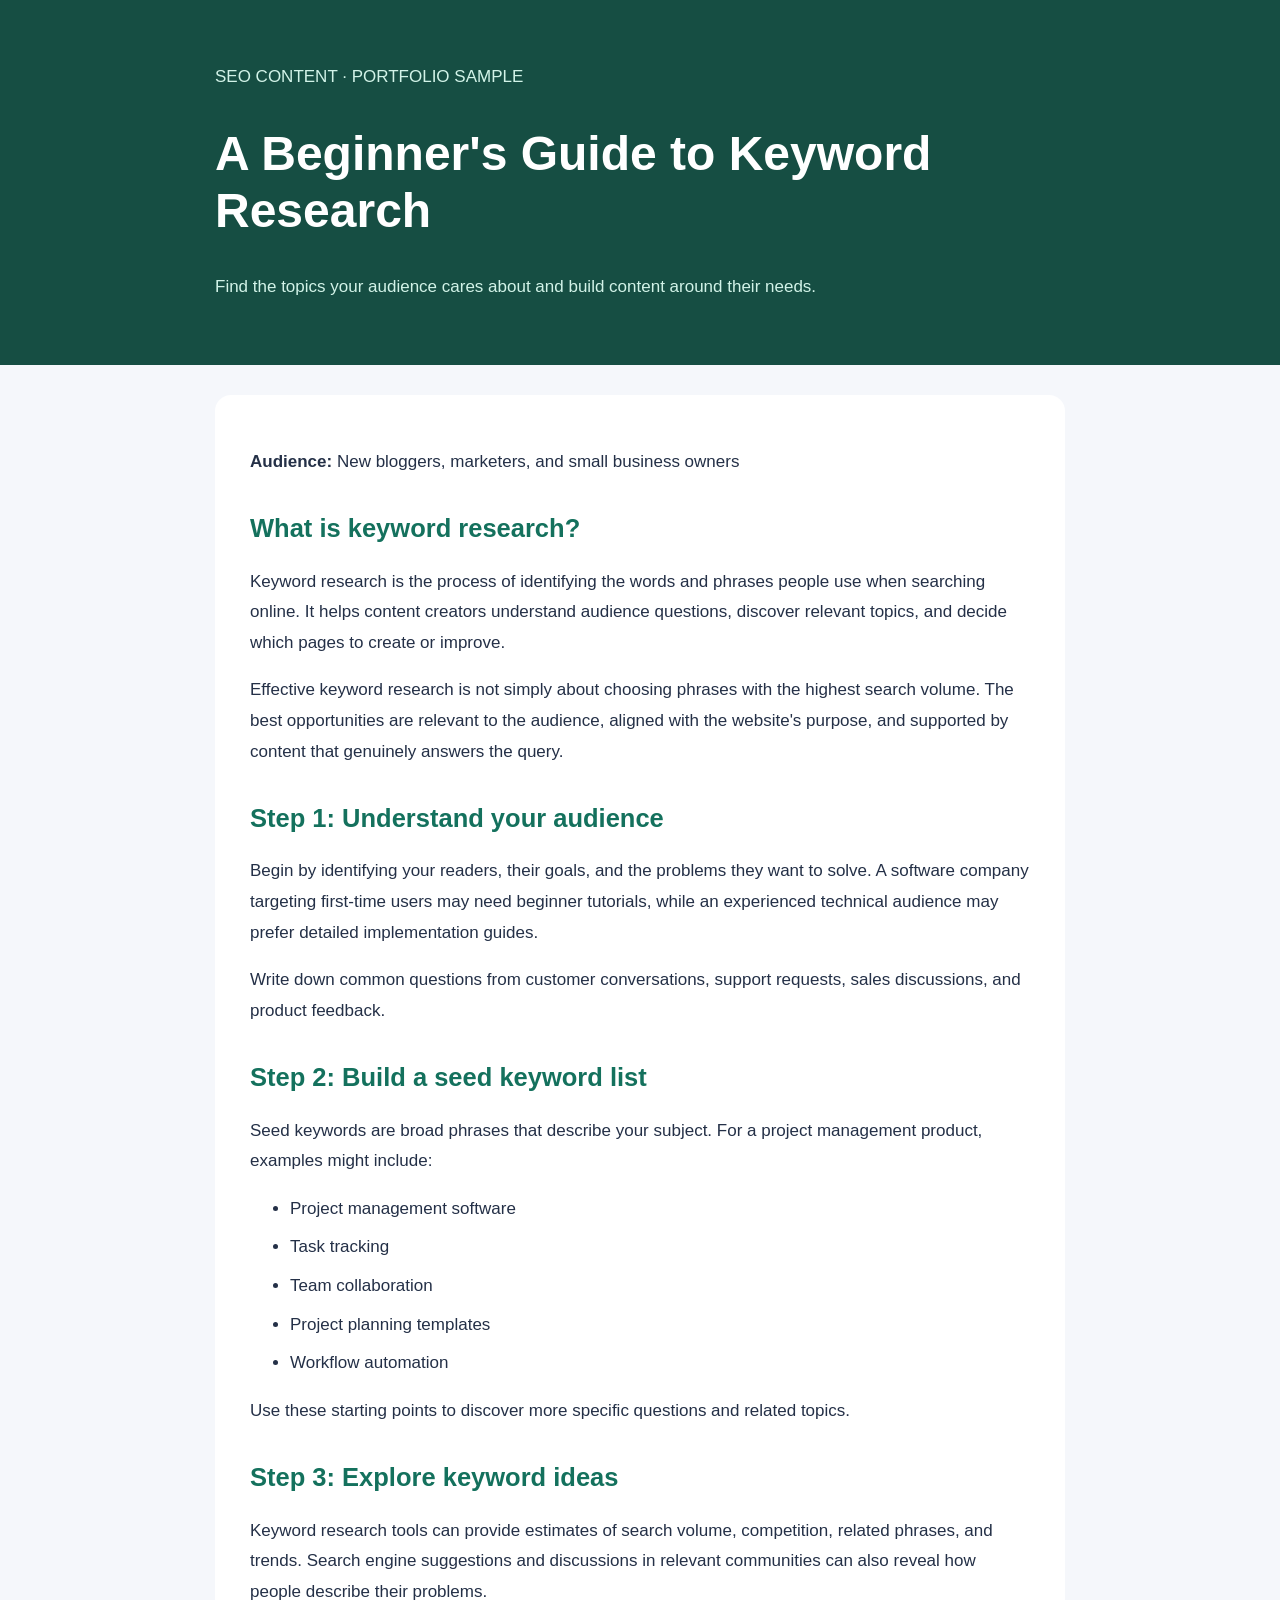
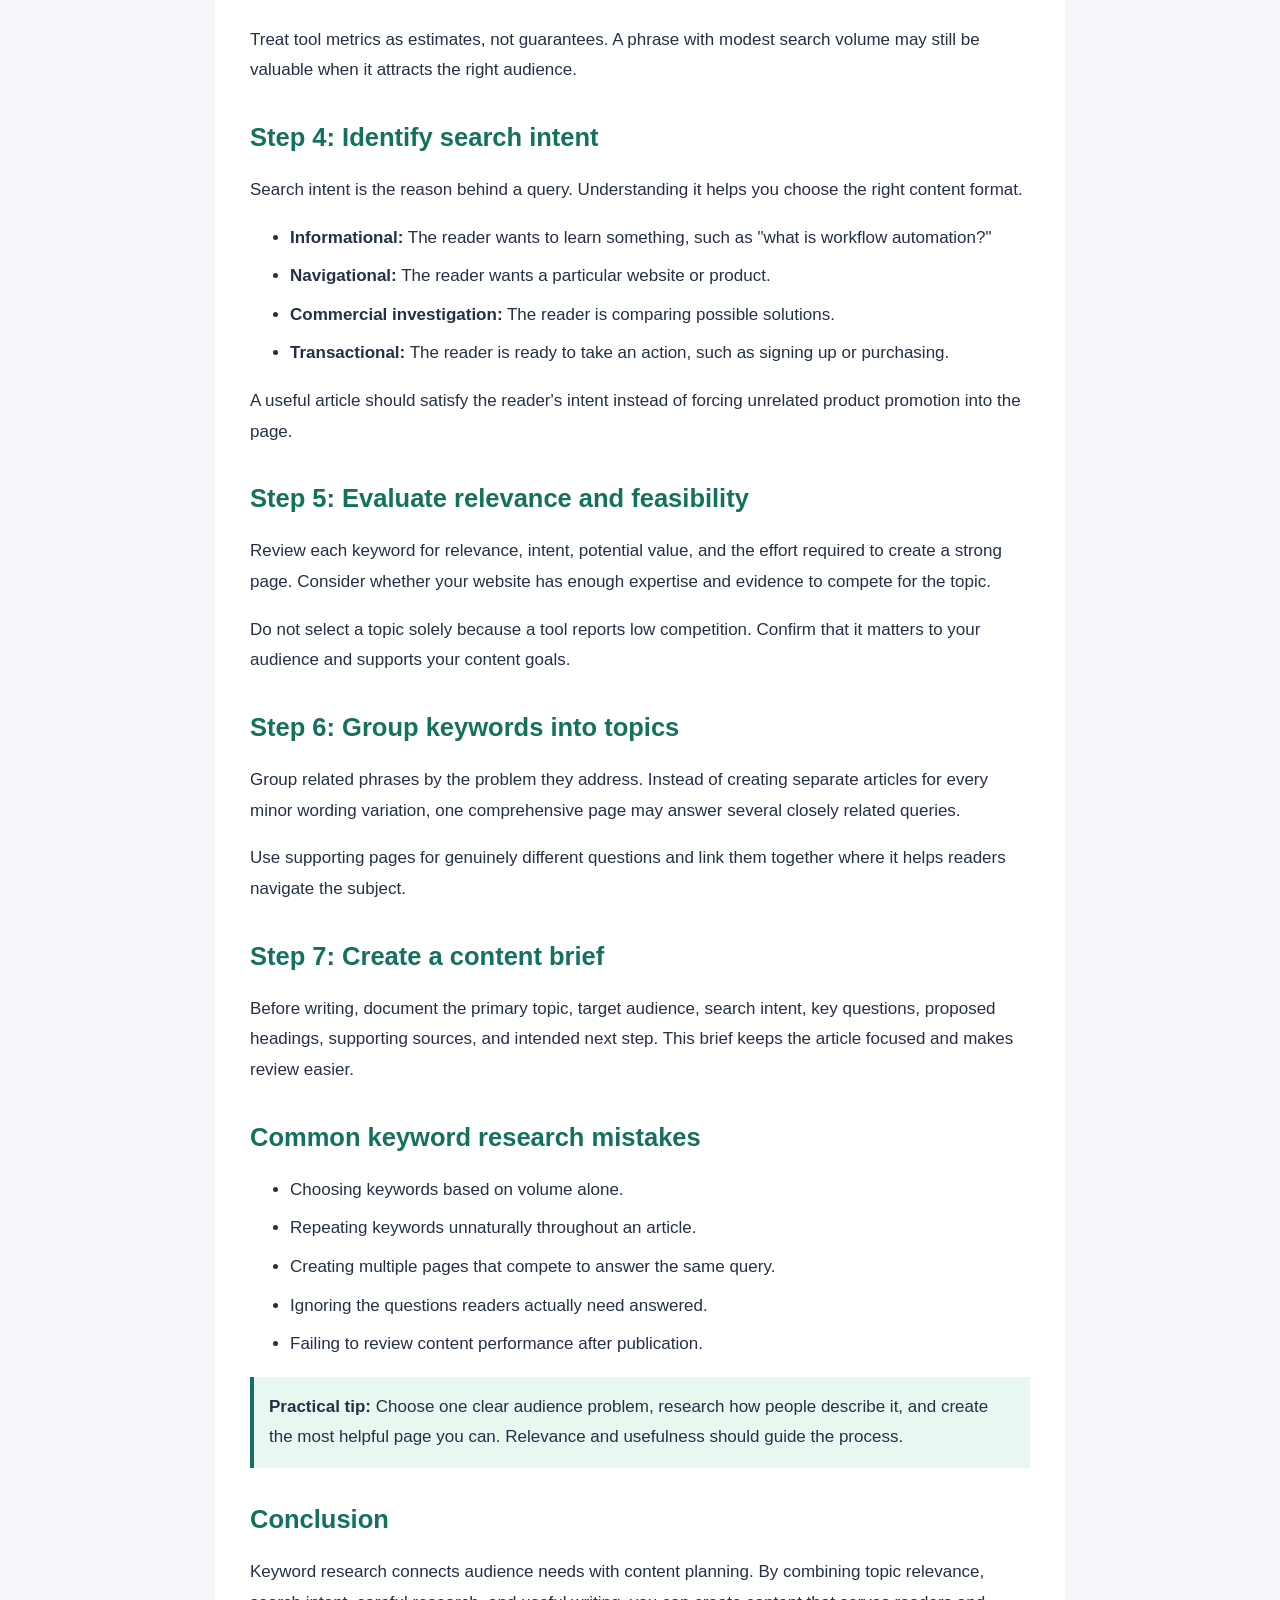
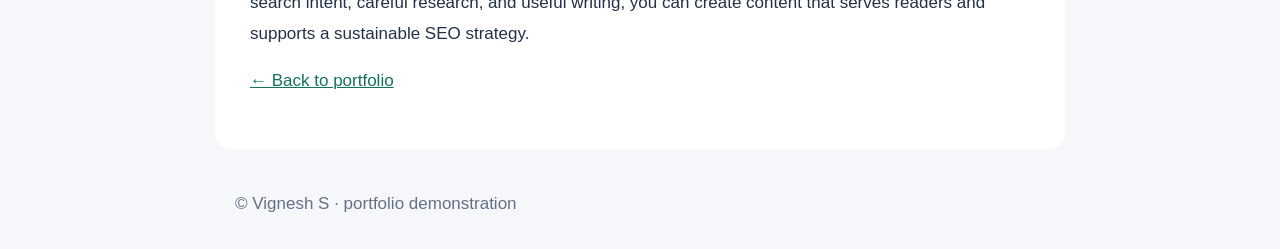
<file: samples/keyword-research.html>
<!DOCTYPE html>
<html lang="en">
<head>
  <meta charset="UTF-8">
  <meta name="viewport" content="width=device-width, initial-scale=1.0">
  <meta name="description" content="Learn how to research keywords, understand search intent, and plan useful SEO content.">
  <title>A Beginner's Guide to Keyword Research</title>
  <style>
    * { box-sizing: border-box; }
    body { margin: 0; font: 17px/1.8 Arial, sans-serif; color: #243047; background: #f5f7fb; }
    header { background: #164e43; color: white; padding: 45px 20px; }
    header div, main, footer { max-width: 850px; margin: auto; }
    header p { color: #d2f3e8; }
    main { background: white; padding: 35px; margin: 30px auto; border-radius: 16px; }
    h1 { font-size: clamp(2rem, 5vw, 3rem); line-height: 1.2; }
    h2 { color: #14715d; margin-top: 35px; line-height: 1.3; }
    li { margin-bottom: 8px; }
    .tip { background: #e8f8f1; border-left: 4px solid #14715d; padding: 15px; }
    a { color: #14715d; }
    footer { padding: 10px 20px 30px; color: #667085; }
  </style>
</head>
<body>
<header>
  <div>
    <p>SEO CONTENT · PORTFOLIO SAMPLE</p>
    <h1>A Beginner's Guide to Keyword Research</h1>
    <p>Find the topics your audience cares about and build content around their needs.</p>
  </div>
</header>
<main>
  <p><strong>Audience:</strong> New bloggers, marketers, and small business owners</p>

  <h2>What is keyword research?</h2>
  <p>Keyword research is the process of identifying the words and phrases people use when searching online. It helps content creators understand audience questions, discover relevant topics, and decide which pages to create or improve.</p>
  <p>Effective keyword research is not simply about choosing phrases with the highest search volume. The best opportunities are relevant to the audience, aligned with the website's purpose, and supported by content that genuinely answers the query.</p>

  <h2>Step 1: Understand your audience</h2>
  <p>Begin by identifying your readers, their goals, and the problems they want to solve. A software company targeting first-time users may need beginner tutorials, while an experienced technical audience may prefer detailed implementation guides.</p>
  <p>Write down common questions from customer conversations, support requests, sales discussions, and product feedback.</p>

  <h2>Step 2: Build a seed keyword list</h2>
  <p>Seed keywords are broad phrases that describe your subject. For a project management product, examples might include:</p>
  <ul>
    <li>Project management software</li>
    <li>Task tracking</li>
    <li>Team collaboration</li>
    <li>Project planning templates</li>
    <li>Workflow automation</li>
  </ul>
  <p>Use these starting points to discover more specific questions and related topics.</p>

  <h2>Step 3: Explore keyword ideas</h2>
  <p>Keyword research tools can provide estimates of search volume, competition, related phrases, and trends. Search engine suggestions and discussions in relevant communities can also reveal how people describe their problems.</p>
  <p>Treat tool metrics as estimates, not guarantees. A phrase with modest search volume may still be valuable when it attracts the right audience.</p>

  <h2>Step 4: Identify search intent</h2>
  <p>Search intent is the reason behind a query. Understanding it helps you choose the right content format.</p>
  <ul>
    <li><strong>Informational:</strong> The reader wants to learn something, such as "what is workflow automation?"</li>
    <li><strong>Navigational:</strong> The reader wants a particular website or product.</li>
    <li><strong>Commercial investigation:</strong> The reader is comparing possible solutions.</li>
    <li><strong>Transactional:</strong> The reader is ready to take an action, such as signing up or purchasing.</li>
  </ul>
  <p>A useful article should satisfy the reader's intent instead of forcing unrelated product promotion into the page.</p>

  <h2>Step 5: Evaluate relevance and feasibility</h2>
  <p>Review each keyword for relevance, intent, potential value, and the effort required to create a strong page. Consider whether your website has enough expertise and evidence to compete for the topic.</p>
  <p>Do not select a topic solely because a tool reports low competition. Confirm that it matters to your audience and supports your content goals.</p>

  <h2>Step 6: Group keywords into topics</h2>
  <p>Group related phrases by the problem they address. Instead of creating separate articles for every minor wording variation, one comprehensive page may answer several closely related queries.</p>
  <p>Use supporting pages for genuinely different questions and link them together where it helps readers navigate the subject.</p>

  <h2>Step 7: Create a content brief</h2>
  <p>Before writing, document the primary topic, target audience, search intent, key questions, proposed headings, supporting sources, and intended next step. This brief keeps the article focused and makes review easier.</p>

  <h2>Common keyword research mistakes</h2>
  <ul>
    <li>Choosing keywords based on volume alone.</li>
    <li>Repeating keywords unnaturally throughout an article.</li>
    <li>Creating multiple pages that compete to answer the same query.</li>
    <li>Ignoring the questions readers actually need answered.</li>
    <li>Failing to review content performance after publication.</li>
  </ul>

  <div class="tip"><strong>Practical tip:</strong> Choose one clear audience problem, research how people describe it, and create the most helpful page you can. Relevance and usefulness should guide the process.</div>

  <h2>Conclusion</h2>
  <p>Keyword research connects audience needs with content planning. By combining topic relevance, search intent, careful research, and useful writing, you can create content that serves readers and supports a sustainable SEO strategy.</p>
  <p><a href="../index.html">← Back to portfolio</a></p>
</main>
<footer>© Vignesh S · portfolio demonstration</footer>
</body>
</html>
</file>
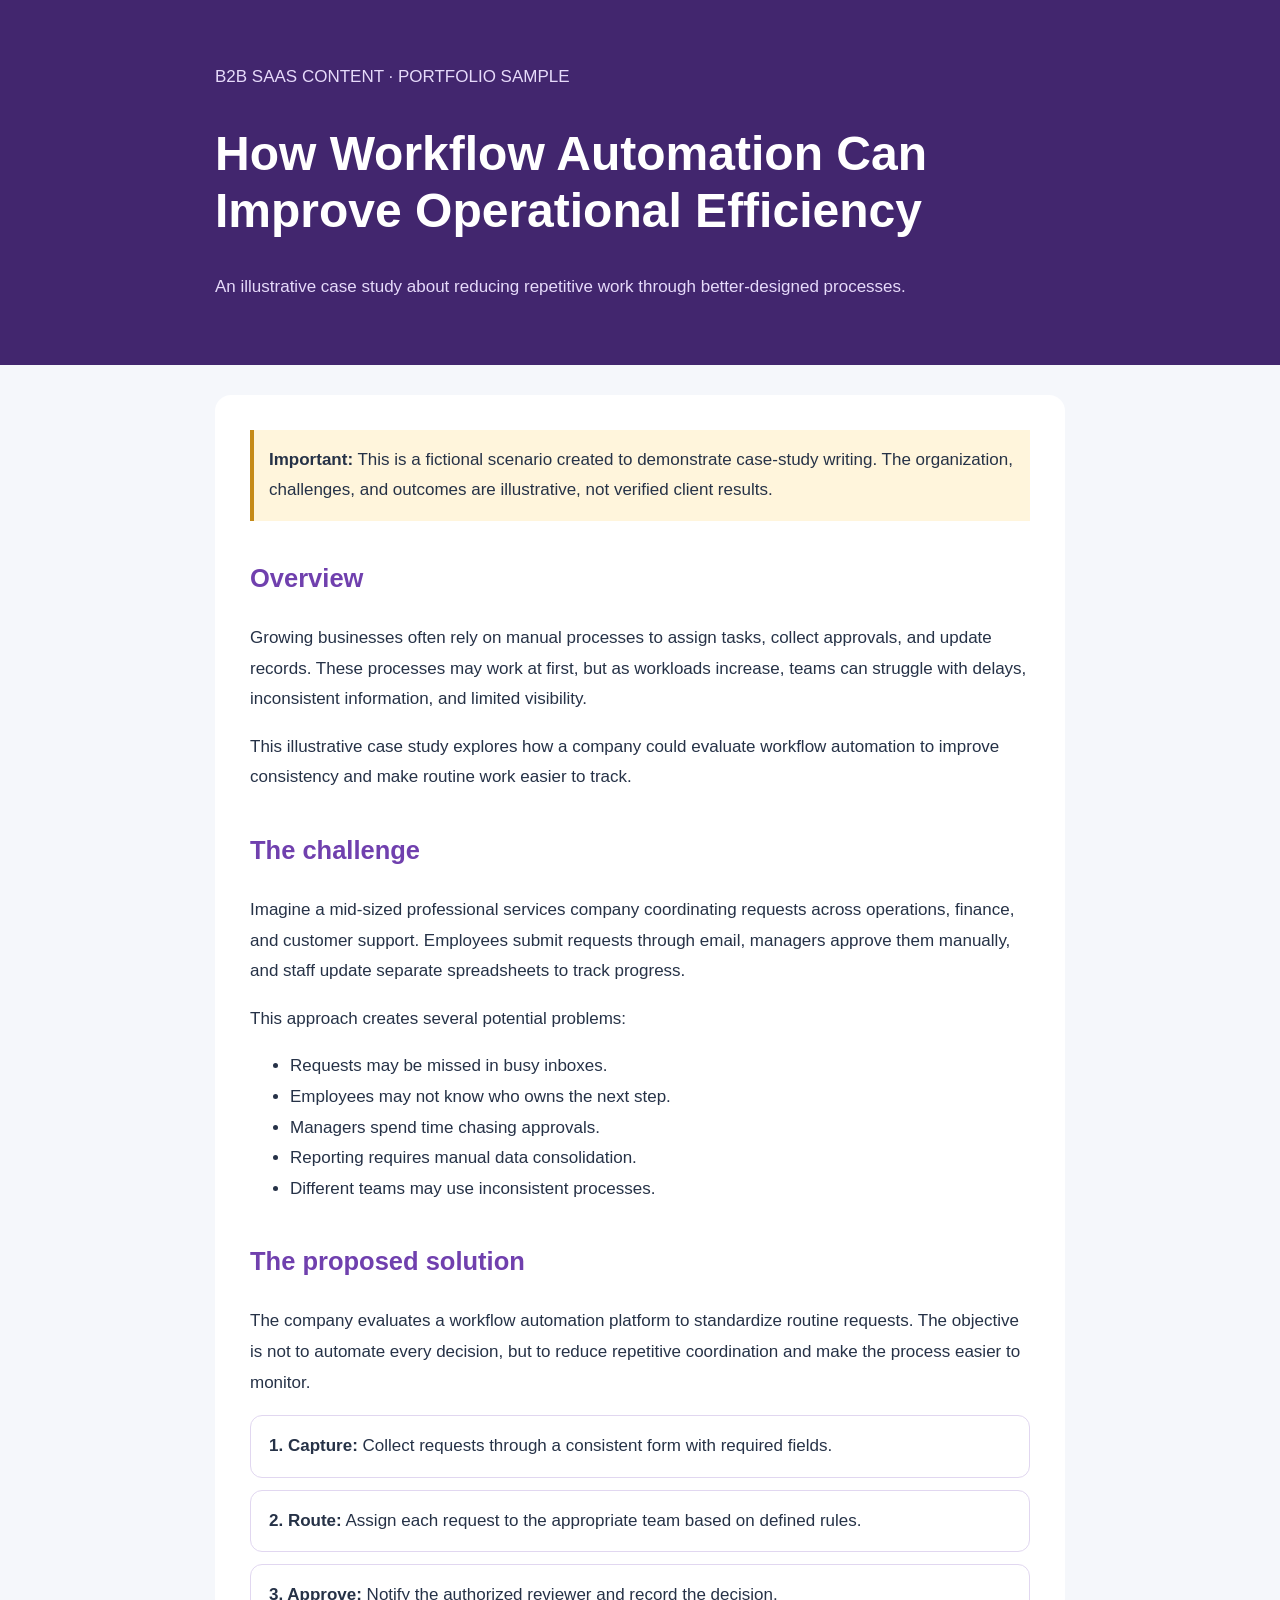
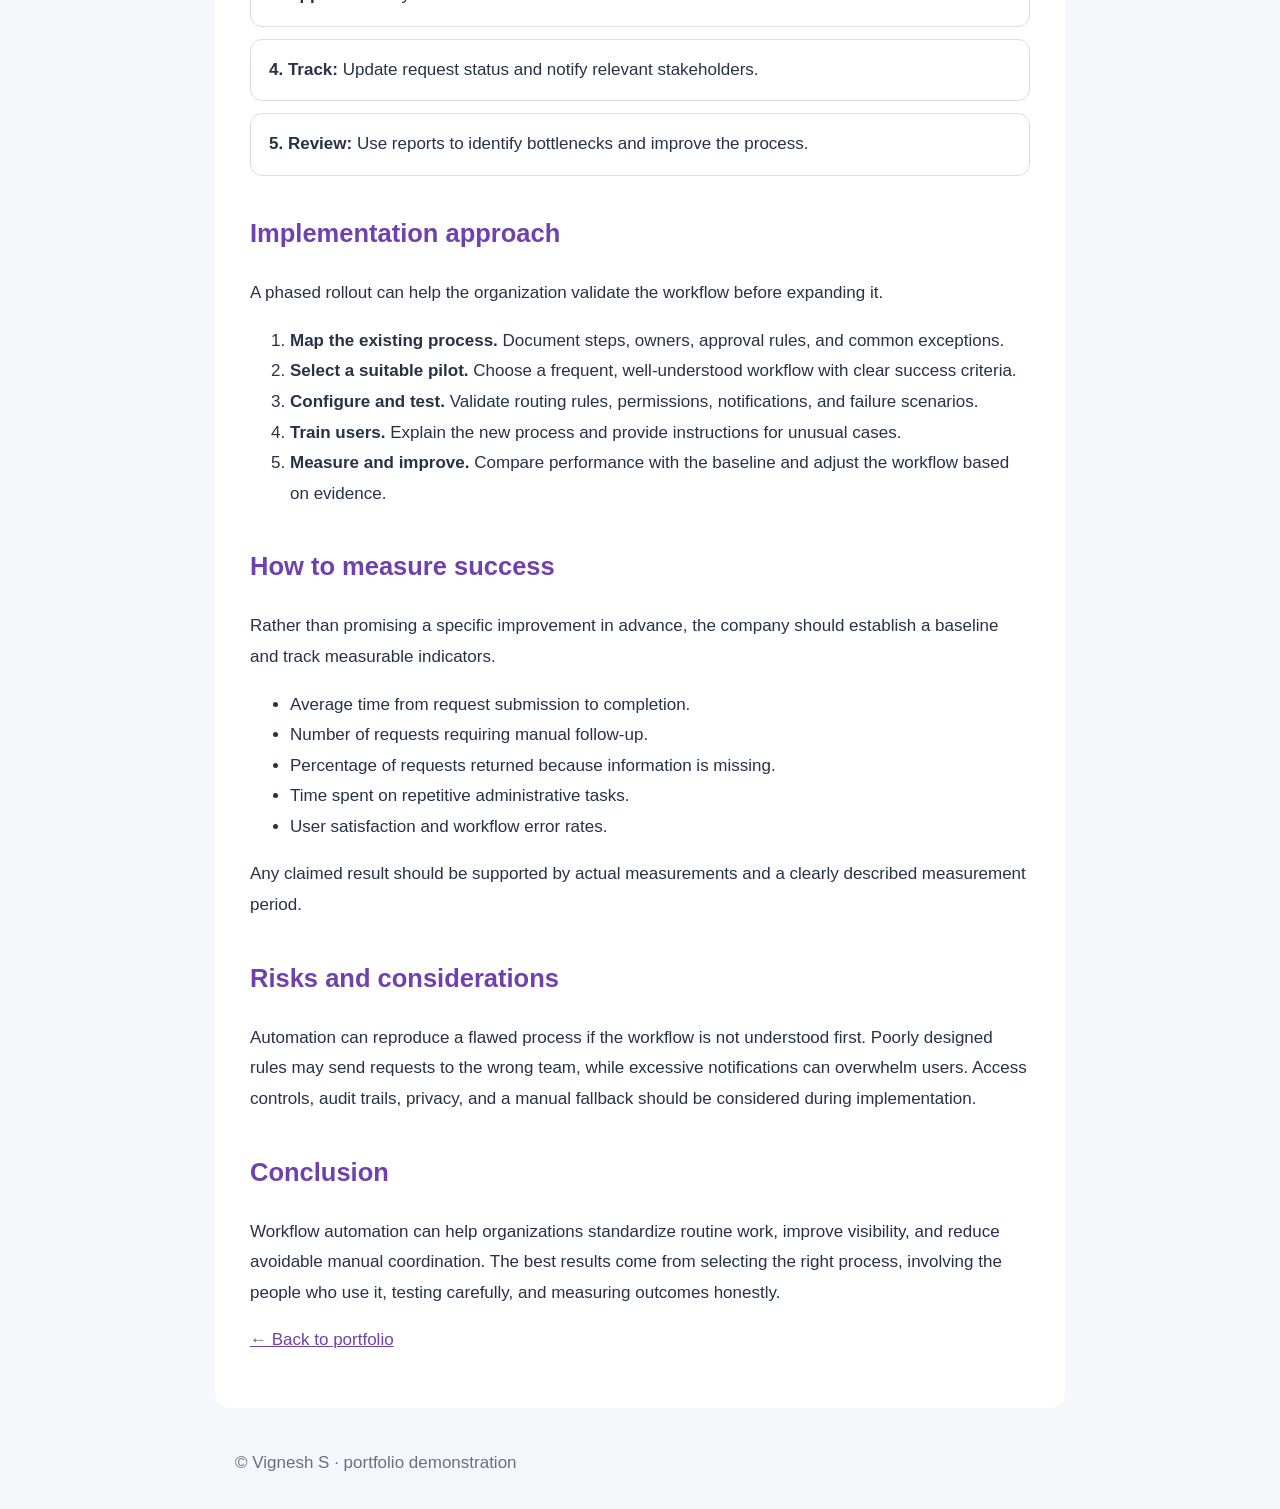
<file: samples/saas-case-study.html>
<!DOCTYPE html>
<html lang="en">
<head>
  <meta charset="UTF-8">
  <meta name="viewport" content="width=device-width, initial-scale=1.0">
  <meta name="description" content="An illustrative B2B SaaS case study showing how workflow automation can support operational efficiency.">
  <title>How Workflow Automation Can Improve Operational Efficiency</title>
  <style>
    * { box-sizing: border-box; }
    body { margin: 0; font: 17px/1.8 Arial, sans-serif; color: #263247; background: #f5f7fb; }
    header { background: #42266e; color: white; padding: 45px 20px; }
    header div, main, footer { max-width: 850px; margin: auto; }
    header p { color: #e6dafa; }
    main { background: white; padding: 35px; margin: 30px auto; border-radius: 16px; }
    h1 { font-size: clamp(2rem, 5vw, 3rem); line-height: 1.2; }
    h2 { color: #7040ae; margin-top: 35px; }
    .notice { background: #fff5dc; border-left: 4px solid #c58a18; padding: 15px; }
    .stage { padding: 15px 18px; border: 1px solid #e1d7f0; border-radius: 12px; margin: 12px 0; }
    a { color: #7040ae; }
    footer { padding: 10px 20px 30px; color: #667085; }
  </style>
</head>
<body>
<header>
  <div>
    <p>B2B SAAS CONTENT · PORTFOLIO SAMPLE</p>
    <h1>How Workflow Automation Can Improve Operational Efficiency</h1>
    <p>An illustrative case study about reducing repetitive work through better-designed processes.</p>
  </div>
</header>
<main>
  <div class="notice"><strong>Important:</strong> This is a fictional scenario created to demonstrate case-study writing. The organization, challenges, and outcomes are illustrative, not verified client results.</div>

  <h2>Overview</h2>
  <p>Growing businesses often rely on manual processes to assign tasks, collect approvals, and update records. These processes may work at first, but as workloads increase, teams can struggle with delays, inconsistent information, and limited visibility.</p>
  <p>This illustrative case study explores how a company could evaluate workflow automation to improve consistency and make routine work easier to track.</p>

  <h2>The challenge</h2>
  <p>Imagine a mid-sized professional services company coordinating requests across operations, finance, and customer support. Employees submit requests through email, managers approve them manually, and staff update separate spreadsheets to track progress.</p>
  <p>This approach creates several potential problems:</p>
  <ul>
    <li>Requests may be missed in busy inboxes.</li>
    <li>Employees may not know who owns the next step.</li>
    <li>Managers spend time chasing approvals.</li>
    <li>Reporting requires manual data consolidation.</li>
    <li>Different teams may use inconsistent processes.</li>
  </ul>

  <h2>The proposed solution</h2>
  <p>The company evaluates a workflow automation platform to standardize routine requests. The objective is not to automate every decision, but to reduce repetitive coordination and make the process easier to monitor.</p>
  <div class="stage"><strong>1. Capture:</strong> Collect requests through a consistent form with required fields.</div>
  <div class="stage"><strong>2. Route:</strong> Assign each request to the appropriate team based on defined rules.</div>
  <div class="stage"><strong>3. Approve:</strong> Notify the authorized reviewer and record the decision.</div>
  <div class="stage"><strong>4. Track:</strong> Update request status and notify relevant stakeholders.</div>
  <div class="stage"><strong>5. Review:</strong> Use reports to identify bottlenecks and improve the process.</div>

  <h2>Implementation approach</h2>
  <p>A phased rollout can help the organization validate the workflow before expanding it.</p>
  <ol>
    <li><strong>Map the existing process.</strong> Document steps, owners, approval rules, and common exceptions.</li>
    <li><strong>Select a suitable pilot.</strong> Choose a frequent, well-understood workflow with clear success criteria.</li>
    <li><strong>Configure and test.</strong> Validate routing rules, permissions, notifications, and failure scenarios.</li>
    <li><strong>Train users.</strong> Explain the new process and provide instructions for unusual cases.</li>
    <li><strong>Measure and improve.</strong> Compare performance with the baseline and adjust the workflow based on evidence.</li>
  </ol>

  <h2>How to measure success</h2>
  <p>Rather than promising a specific improvement in advance, the company should establish a baseline and track measurable indicators.</p>
  <ul>
    <li>Average time from request submission to completion.</li>
    <li>Number of requests requiring manual follow-up.</li>
    <li>Percentage of requests returned because information is missing.</li>
    <li>Time spent on repetitive administrative tasks.</li>
    <li>User satisfaction and workflow error rates.</li>
  </ul>
  <p>Any claimed result should be supported by actual measurements and a clearly described measurement period.</p>

  <h2>Risks and considerations</h2>
  <p>Automation can reproduce a flawed process if the workflow is not understood first. Poorly designed rules may send requests to the wrong team, while excessive notifications can overwhelm users. Access controls, audit trails, privacy, and a manual fallback should be considered during implementation.</p>

  <h2>Conclusion</h2>
  <p>Workflow automation can help organizations standardize routine work, improve visibility, and reduce avoidable manual coordination. The best results come from selecting the right process, involving the people who use it, testing carefully, and measuring outcomes honestly.</p>
  <p><a href="../index.html">← Back to portfolio</a></p>
</main>
<footer>© Vignesh S · portfolio demonstration</footer>
</body>
</html>
</file>
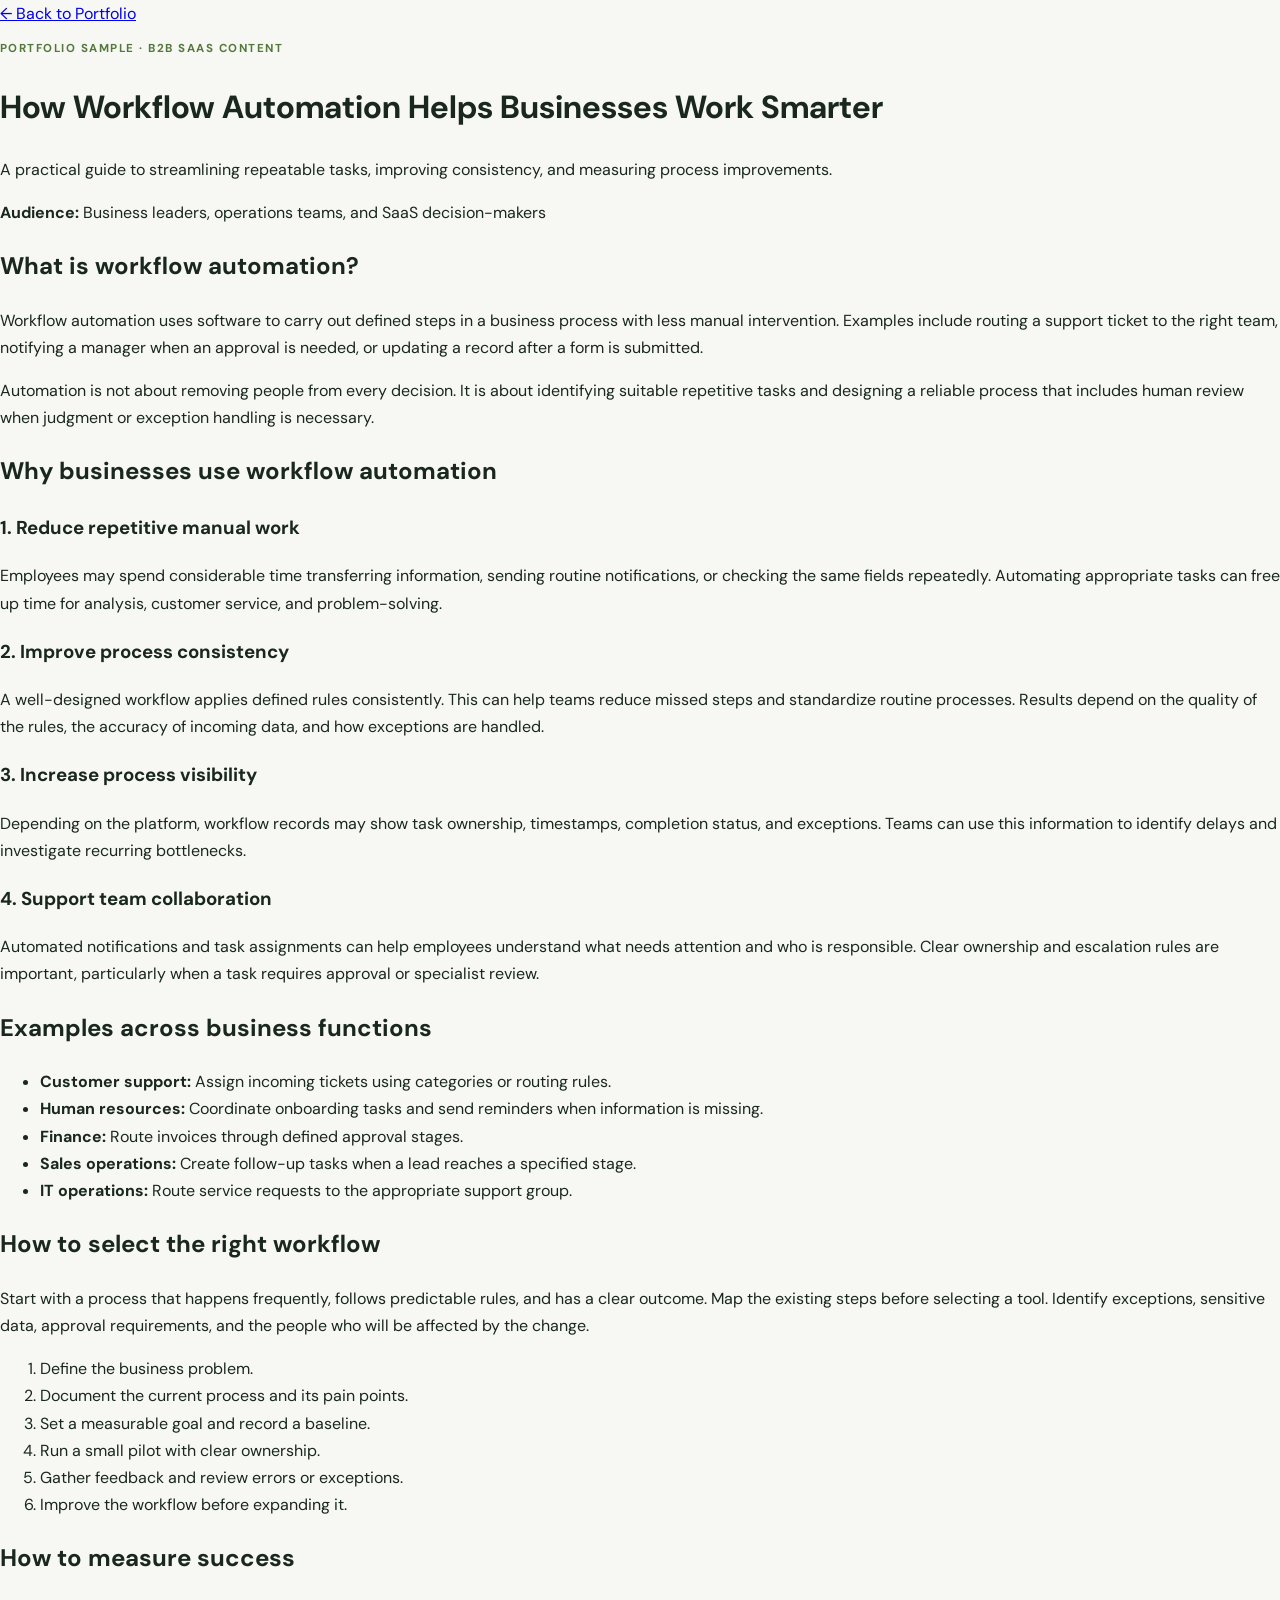
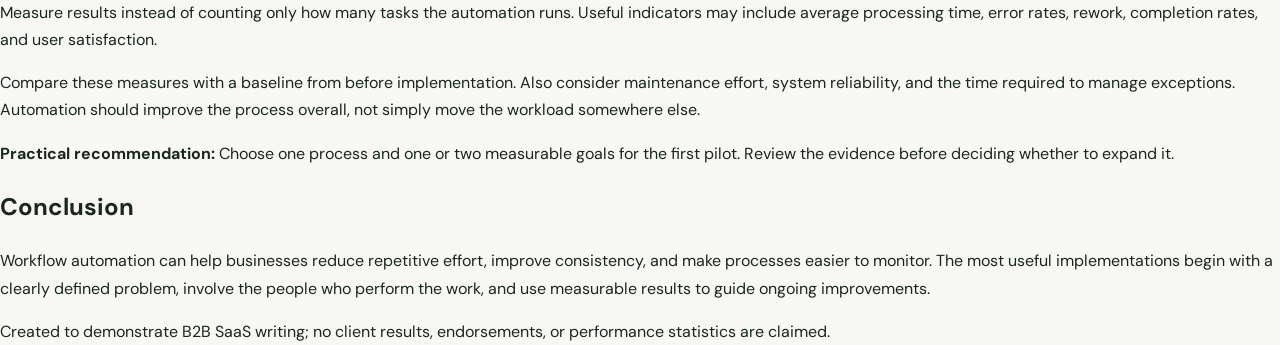
<file: samples/saas-content.html>
<!DOCTYPE html>
<html lang="en">
<head>
  <meta charset="UTF-8">
  <meta name="viewport" content="width=device-width, initial-scale=1">
  <meta name="description" content="Discover how workflow automation can reduce repetitive work, improve process consistency, and help teams measure operational outcomes.">
  <title>How Workflow Automation Helps Businesses | Vignesh S.</title>
  <link rel="stylesheet" href="../style.css">
</head>
<body>
<main class="article-shell">
  <a class="back" href="../index.html#work">← Back to Portfolio</a>
  <p class="eyebrow">PORTFOLIO SAMPLE · B2B SAAS CONTENT</p>
  <h1>How Workflow Automation Helps Businesses Work Smarter</h1>
  <p class="dek">A practical guide to streamlining repeatable tasks, improving consistency, and measuring process improvements.</p>
  <p><strong>Audience:</strong> Business leaders, operations teams, and SaaS decision-makers</p>

  <h2>What is workflow automation?</h2>
  <p>Workflow automation uses software to carry out defined steps in a business process with less manual intervention. Examples include routing a support ticket to the right team, notifying a manager when an approval is needed, or updating a record after a form is submitted.</p>
  <p>Automation is not about removing people from every decision. It is about identifying suitable repetitive tasks and designing a reliable process that includes human review when judgment or exception handling is necessary.</p>

  <h2>Why businesses use workflow automation</h2>

  <h3>1. Reduce repetitive manual work</h3>
  <p>Employees may spend considerable time transferring information, sending routine notifications, or checking the same fields repeatedly. Automating appropriate tasks can free up time for analysis, customer service, and problem-solving.</p>

  <h3>2. Improve process consistency</h3>
  <p>A well-designed workflow applies defined rules consistently. This can help teams reduce missed steps and standardize routine processes. Results depend on the quality of the rules, the accuracy of incoming data, and how exceptions are handled.</p>

  <h3>3. Increase process visibility</h3>
  <p>Depending on the platform, workflow records may show task ownership, timestamps, completion status, and exceptions. Teams can use this information to identify delays and investigate recurring bottlenecks.</p>

  <h3>4. Support team collaboration</h3>
  <p>Automated notifications and task assignments can help employees understand what needs attention and who is responsible. Clear ownership and escalation rules are important, particularly when a task requires approval or specialist review.</p>

  <h2>Examples across business functions</h2>
  <ul>
    <li><strong>Customer support:</strong> Assign incoming tickets using categories or routing rules.</li>
    <li><strong>Human resources:</strong> Coordinate onboarding tasks and send reminders when information is missing.</li>
    <li><strong>Finance:</strong> Route invoices through defined approval stages.</li>
    <li><strong>Sales operations:</strong> Create follow-up tasks when a lead reaches a specified stage.</li>
    <li><strong>IT operations:</strong> Route service requests to the appropriate support group.</li>
  </ul>

  <h2>How to select the right workflow</h2>
  <p>Start with a process that happens frequently, follows predictable rules, and has a clear outcome. Map the existing steps before selecting a tool. Identify exceptions, sensitive data, approval requirements, and the people who will be affected by the change.</p>
  <ol>
    <li>Define the business problem.</li>
    <li>Document the current process and its pain points.</li>
    <li>Set a measurable goal and record a baseline.</li>
    <li>Run a small pilot with clear ownership.</li>
    <li>Gather feedback and review errors or exceptions.</li>
    <li>Improve the workflow before expanding it.</li>
  </ol>

  <h2>How to measure success</h2>
  <p>Measure results instead of counting only how many tasks the automation runs. Useful indicators may include average processing time, error rates, rework, completion rates, and user satisfaction.</p>
  <p>Compare these measures with a baseline from before implementation. Also consider maintenance effort, system reliability, and the time required to manage exceptions. Automation should improve the process overall, not simply move the workload somewhere else.</p>

  <div class="callout">
    <strong>Practical recommendation:</strong> Choose one process and one or two measurable goals for the first pilot. Review the evidence before deciding whether to expand it.
  </div>

  <h2>Conclusion</h2>
  <p>Workflow automation can help businesses reduce repetitive effort, improve consistency, and make processes easier to monitor. The most useful implementations begin with a clearly defined problem, involve the people who perform the work, and use measurable results to guide ongoing improvements.</p>

  <div class="article-footer">Created to demonstrate B2B SaaS writing; no client results, endorsements, or performance statistics are claimed.</div>
</main>
</body>
</html>
</file>
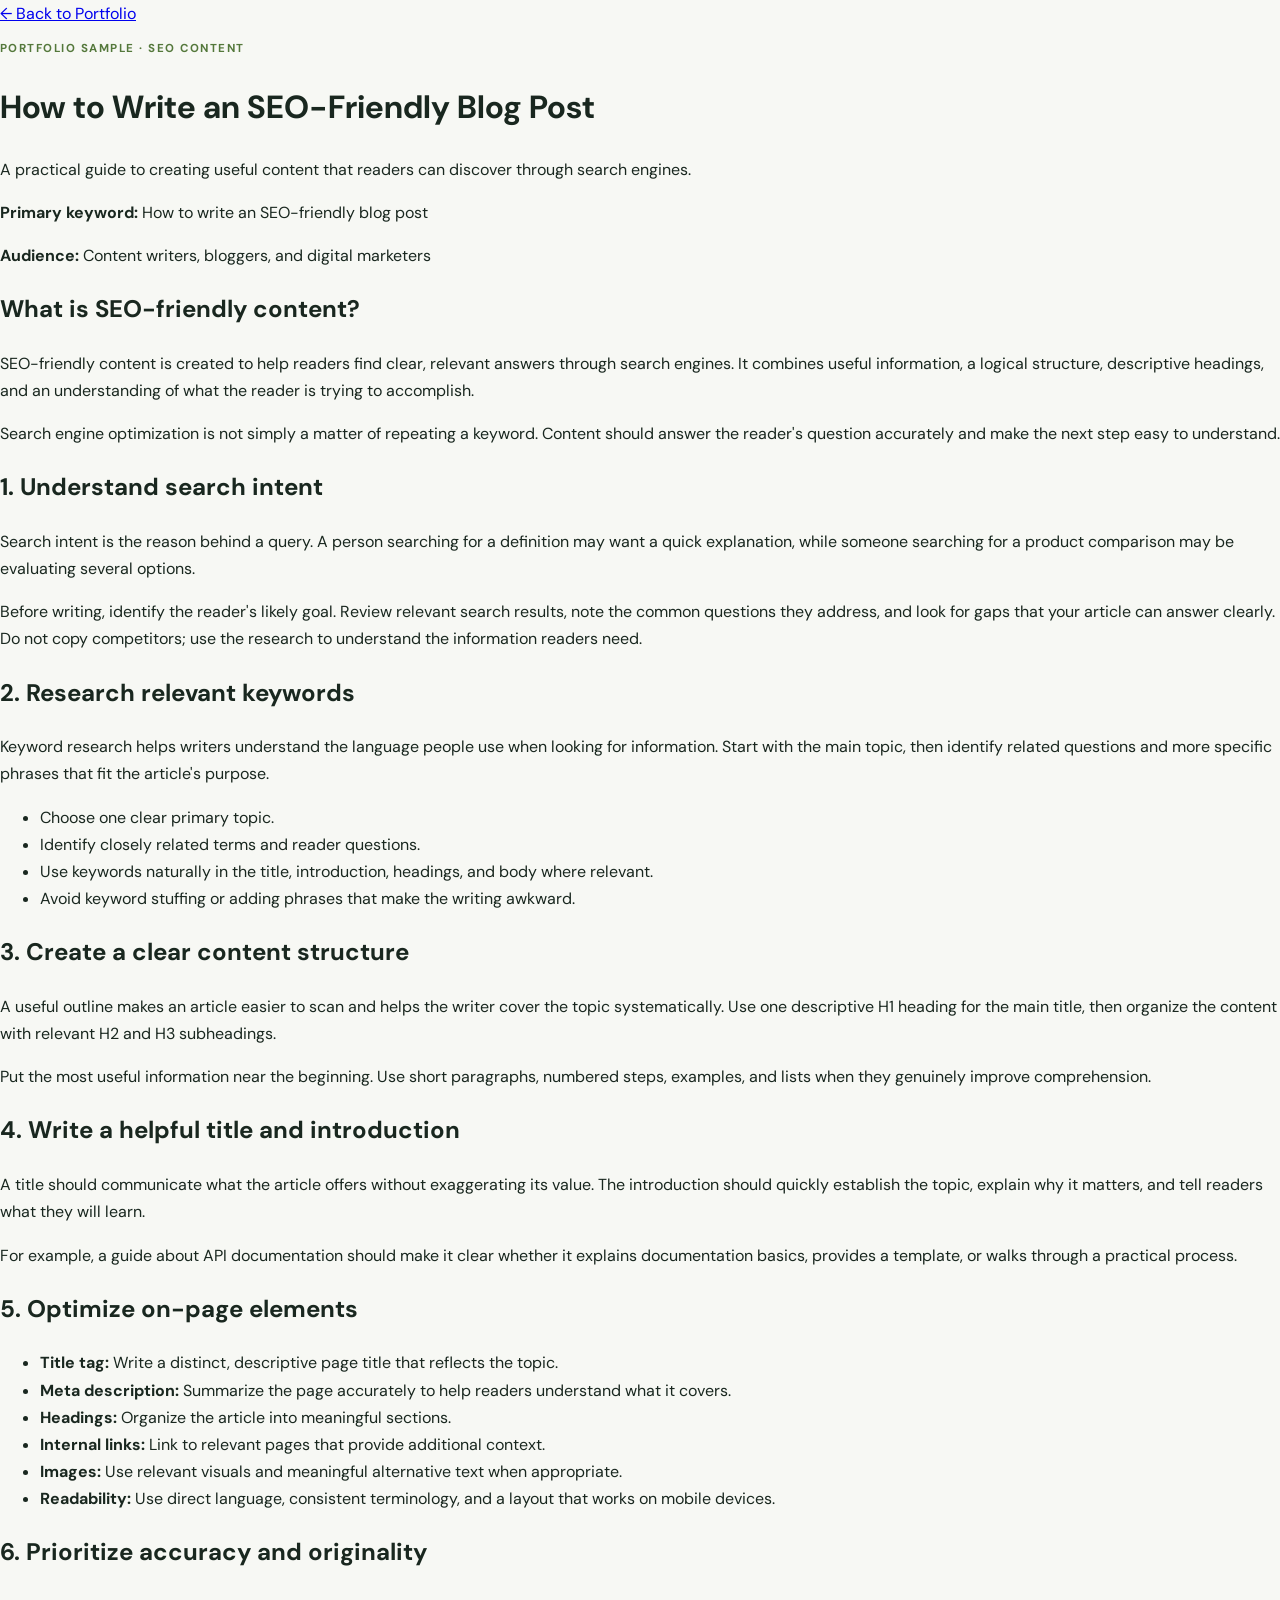
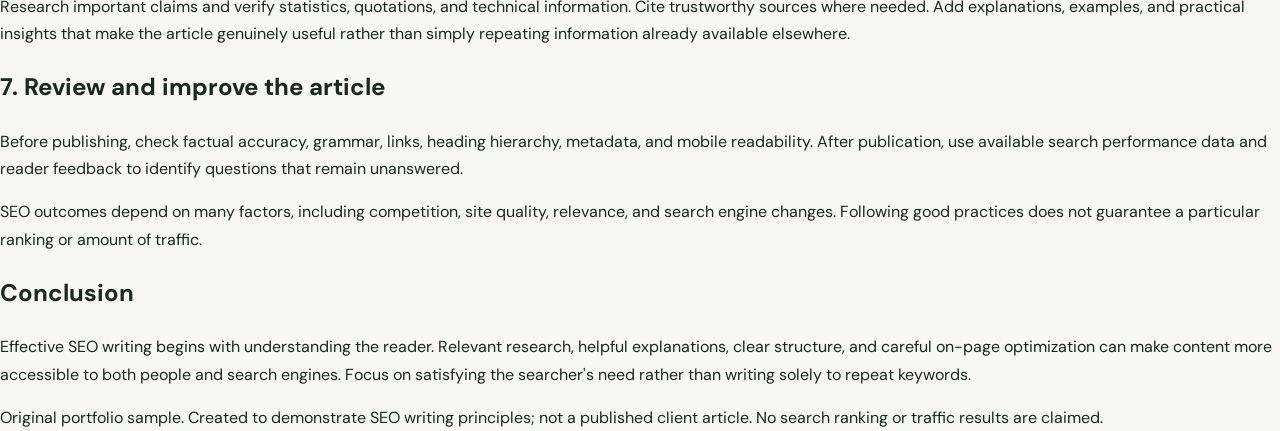
<file: samples/seo-article.html>
<!DOCTYPE html>
<html lang="en">
<head>
  <meta charset="UTF-8">
  <meta name="viewport" content="width=device-width, initial-scale=1">
  <meta name="description" content="Learn how to write SEO-friendly blog posts using search intent, keyword research, useful structure, and on-page optimization.">
  <title>How to Write an SEO-Friendly Blog Post | Vignesh S.</title>
  <link rel="stylesheet" href="../style.css">
</head>
<body>
<main class="article-shell">
  <a class="back" href="../index.html#work">← Back to Portfolio</a>
  <p class="eyebrow">PORTFOLIO SAMPLE · SEO CONTENT</p>
  <h1>How to Write an SEO-Friendly Blog Post</h1>
  <p class="dek">A practical guide to creating useful content that readers can discover through search engines.</p>
  <p><strong>Primary keyword:</strong> How to write an SEO-friendly blog post</p>
  <p><strong>Audience:</strong> Content writers, bloggers, and digital marketers</p>

  <h2>What is SEO-friendly content?</h2>
  <p>SEO-friendly content is created to help readers find clear, relevant answers through search engines. It combines useful information, a logical structure, descriptive headings, and an understanding of what the reader is trying to accomplish.</p>
  <p>Search engine optimization is not simply a matter of repeating a keyword. Content should answer the reader's question accurately and make the next step easy to understand.</p>

  <h2>1. Understand search intent</h2>
  <p>Search intent is the reason behind a query. A person searching for a definition may want a quick explanation, while someone searching for a product comparison may be evaluating several options.</p>
  <p>Before writing, identify the reader's likely goal. Review relevant search results, note the common questions they address, and look for gaps that your article can answer clearly. Do not copy competitors; use the research to understand the information readers need.</p>

  <h2>2. Research relevant keywords</h2>
  <p>Keyword research helps writers understand the language people use when looking for information. Start with the main topic, then identify related questions and more specific phrases that fit the article's purpose.</p>
  <ul>
    <li>Choose one clear primary topic.</li>
    <li>Identify closely related terms and reader questions.</li>
    <li>Use keywords naturally in the title, introduction, headings, and body where relevant.</li>
    <li>Avoid keyword stuffing or adding phrases that make the writing awkward.</li>
  </ul>

  <h2>3. Create a clear content structure</h2>
  <p>A useful outline makes an article easier to scan and helps the writer cover the topic systematically. Use one descriptive H1 heading for the main title, then organize the content with relevant H2 and H3 subheadings.</p>
  <p>Put the most useful information near the beginning. Use short paragraphs, numbered steps, examples, and lists when they genuinely improve comprehension.</p>

  <h2>4. Write a helpful title and introduction</h2>
  <p>A title should communicate what the article offers without exaggerating its value. The introduction should quickly establish the topic, explain why it matters, and tell readers what they will learn.</p>
  <p>For example, a guide about API documentation should make it clear whether it explains documentation basics, provides a template, or walks through a practical process.</p>

  <h2>5. Optimize on-page elements</h2>
  <ul>
    <li><strong>Title tag:</strong> Write a distinct, descriptive page title that reflects the topic.</li>
    <li><strong>Meta description:</strong> Summarize the page accurately to help readers understand what it covers.</li>
    <li><strong>Headings:</strong> Organize the article into meaningful sections.</li>
    <li><strong>Internal links:</strong> Link to relevant pages that provide additional context.</li>
    <li><strong>Images:</strong> Use relevant visuals and meaningful alternative text when appropriate.</li>
    <li><strong>Readability:</strong> Use direct language, consistent terminology, and a layout that works on mobile devices.</li>
  </ul>

  <h2>6. Prioritize accuracy and originality</h2>
  <p>Research important claims and verify statistics, quotations, and technical information. Cite trustworthy sources where needed. Add explanations, examples, and practical insights that make the article genuinely useful rather than simply repeating information already available elsewhere.</p>

  <h2>7. Review and improve the article</h2>
  <p>Before publishing, check factual accuracy, grammar, links, heading hierarchy, metadata, and mobile readability. After publication, use available search performance data and reader feedback to identify questions that remain unanswered.</p>
  <p>SEO outcomes depend on many factors, including competition, site quality, relevance, and search engine changes. Following good practices does not guarantee a particular ranking or amount of traffic.</p>

  <h2>Conclusion</h2>
  <p>Effective SEO writing begins with understanding the reader. Relevant research, helpful explanations, clear structure, and careful on-page optimization can make content more accessible to both people and search engines. Focus on satisfying the searcher's need rather than writing solely to repeat keywords.</p>

  <div class="article-footer">Original portfolio sample. Created to demonstrate SEO writing principles; not a published client article. No search ranking or traffic results are claimed.</div>
</main>
</body>
</html>
</file>
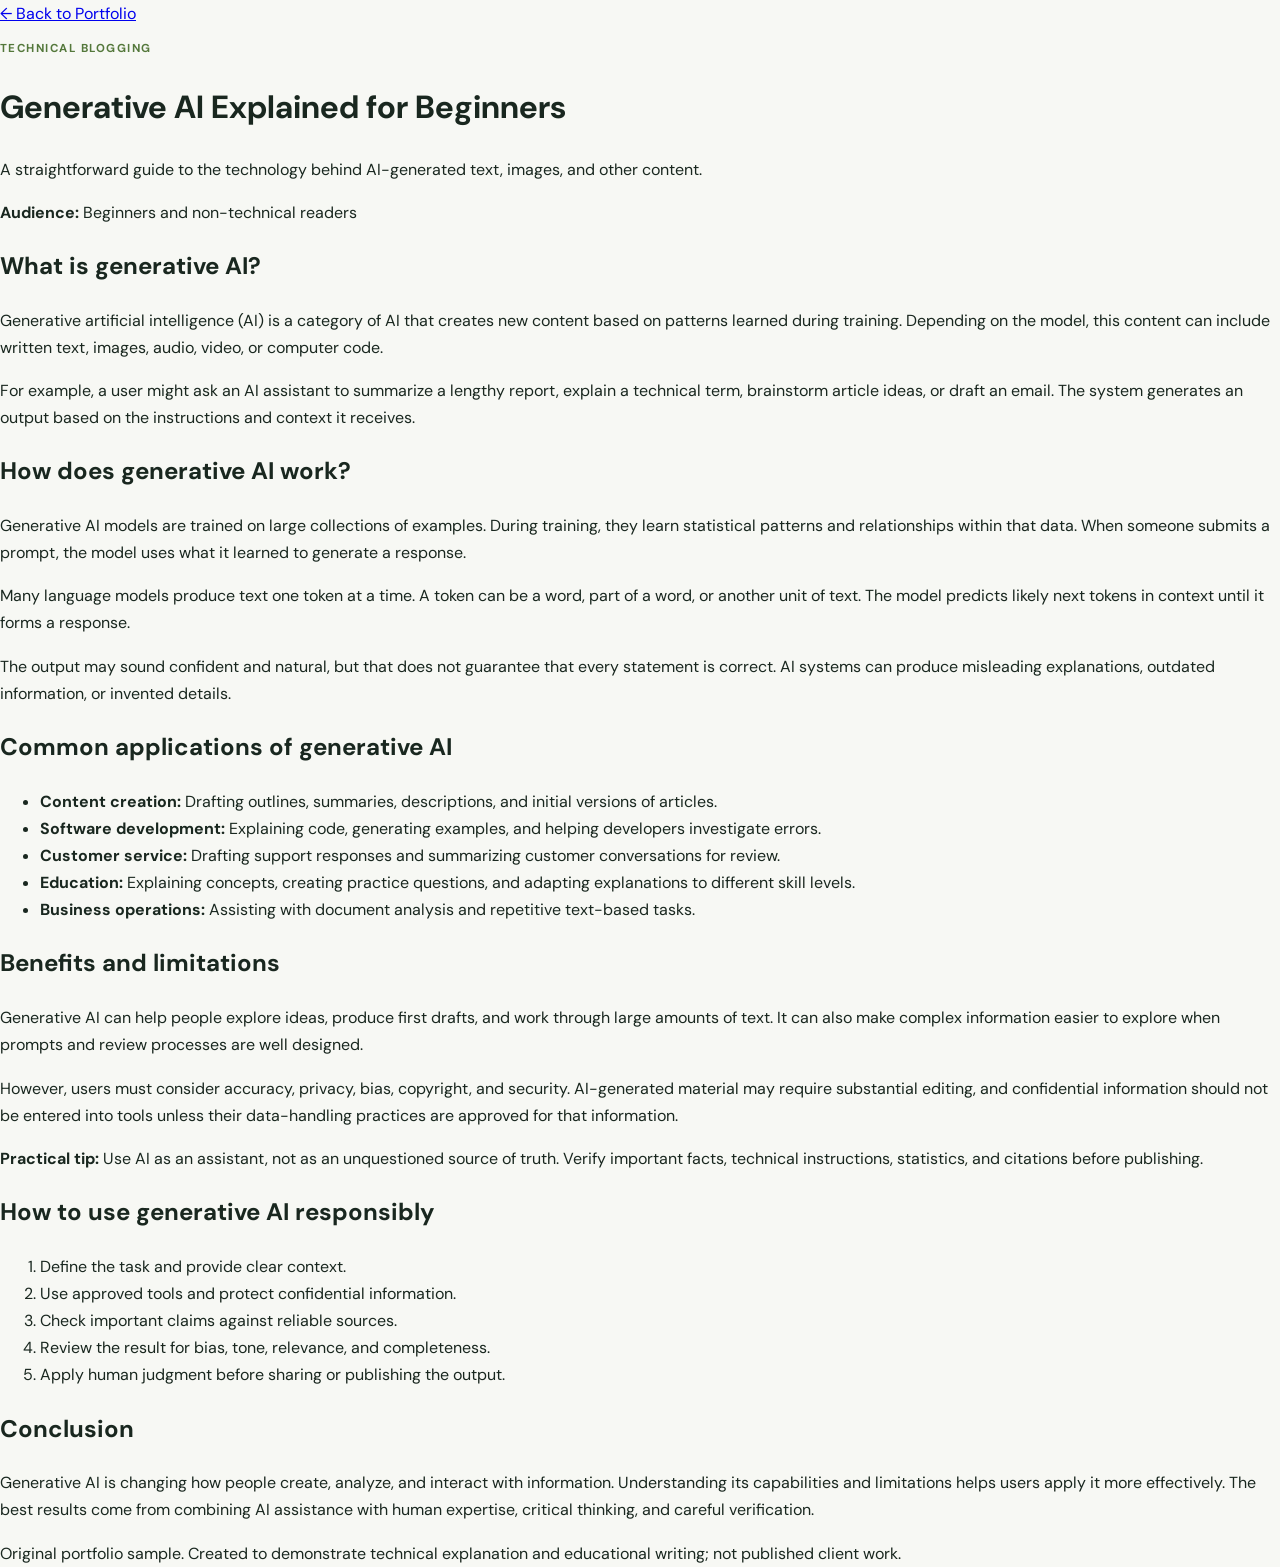
<file: samples/technical-blog.html>
<!DOCTYPE html>
<html lang="en">
<head>
  <meta charset="UTF-8">
  <meta name="viewport" content="width=device-width, initial-scale=1">
  <meta name="description" content="Learn what generative AI is, how it works, and how to use it responsibly.">
  <title>Generative AI Explained | Vignesh S.</title>
  <link rel="stylesheet" href="../style.css">
</head>
<body>
<main class="article-shell">
  <a class="back" href="../index.html#work">← Back to Portfolio</a>
  <p class="eyebrow">TECHNICAL BLOGGING</p>
  <h1>Generative AI Explained for Beginners</h1>
  <p class="dek">A straightforward guide to the technology behind AI-generated text, images, and other content.</p>
  <p><strong>Audience:</strong> Beginners and non-technical readers</p>

  <h2>What is generative AI?</h2>
  <p>Generative artificial intelligence (AI) is a category of AI that creates new content based on patterns learned during training. Depending on the model, this content can include written text, images, audio, video, or computer code.</p>
  <p>For example, a user might ask an AI assistant to summarize a lengthy report, explain a technical term, brainstorm article ideas, or draft an email. The system generates an output based on the instructions and context it receives.</p>

  <h2>How does generative AI work?</h2>
  <p>Generative AI models are trained on large collections of examples. During training, they learn statistical patterns and relationships within that data. When someone submits a prompt, the model uses what it learned to generate a response.</p>
  <p>Many language models produce text one token at a time. A token can be a word, part of a word, or another unit of text. The model predicts likely next tokens in context until it forms a response.</p>
  <p>The output may sound confident and natural, but that does not guarantee that every statement is correct. AI systems can produce misleading explanations, outdated information, or invented details.</p>

  <h2>Common applications of generative AI</h2>
  <ul>
    <li><strong>Content creation:</strong> Drafting outlines, summaries, descriptions, and initial versions of articles.</li>
    <li><strong>Software development:</strong> Explaining code, generating examples, and helping developers investigate errors.</li>
    <li><strong>Customer service:</strong> Drafting support responses and summarizing customer conversations for review.</li>
    <li><strong>Education:</strong> Explaining concepts, creating practice questions, and adapting explanations to different skill levels.</li>
    <li><strong>Business operations:</strong> Assisting with document analysis and repetitive text-based tasks.</li>
  </ul>

  <h2>Benefits and limitations</h2>
  <p>Generative AI can help people explore ideas, produce first drafts, and work through large amounts of text. It can also make complex information easier to explore when prompts and review processes are well designed.</p>
  <p>However, users must consider accuracy, privacy, bias, copyright, and security. AI-generated material may require substantial editing, and confidential information should not be entered into tools unless their data-handling practices are approved for that information.</p>

  <div class="callout">
    <strong>Practical tip:</strong> Use AI as an assistant, not as an unquestioned source of truth. Verify important facts, technical instructions, statistics, and citations before publishing.
  </div>

  <h2>How to use generative AI responsibly</h2>
  <ol>
    <li>Define the task and provide clear context.</li>
    <li>Use approved tools and protect confidential information.</li>
    <li>Check important claims against reliable sources.</li>
    <li>Review the result for bias, tone, relevance, and completeness.</li>
    <li>Apply human judgment before sharing or publishing the output.</li>
  </ol>

  <h2>Conclusion</h2>
  <p>Generative AI is changing how people create, analyze, and interact with information. Understanding its capabilities and limitations helps users apply it more effectively. The best results come from combining AI assistance with human expertise, critical thinking, and careful verification.</p>

  <div class="article-footer">Original portfolio sample. Created to demonstrate technical explanation and educational writing; not published client work.</div>
</main>
</body>
</html>
</file>
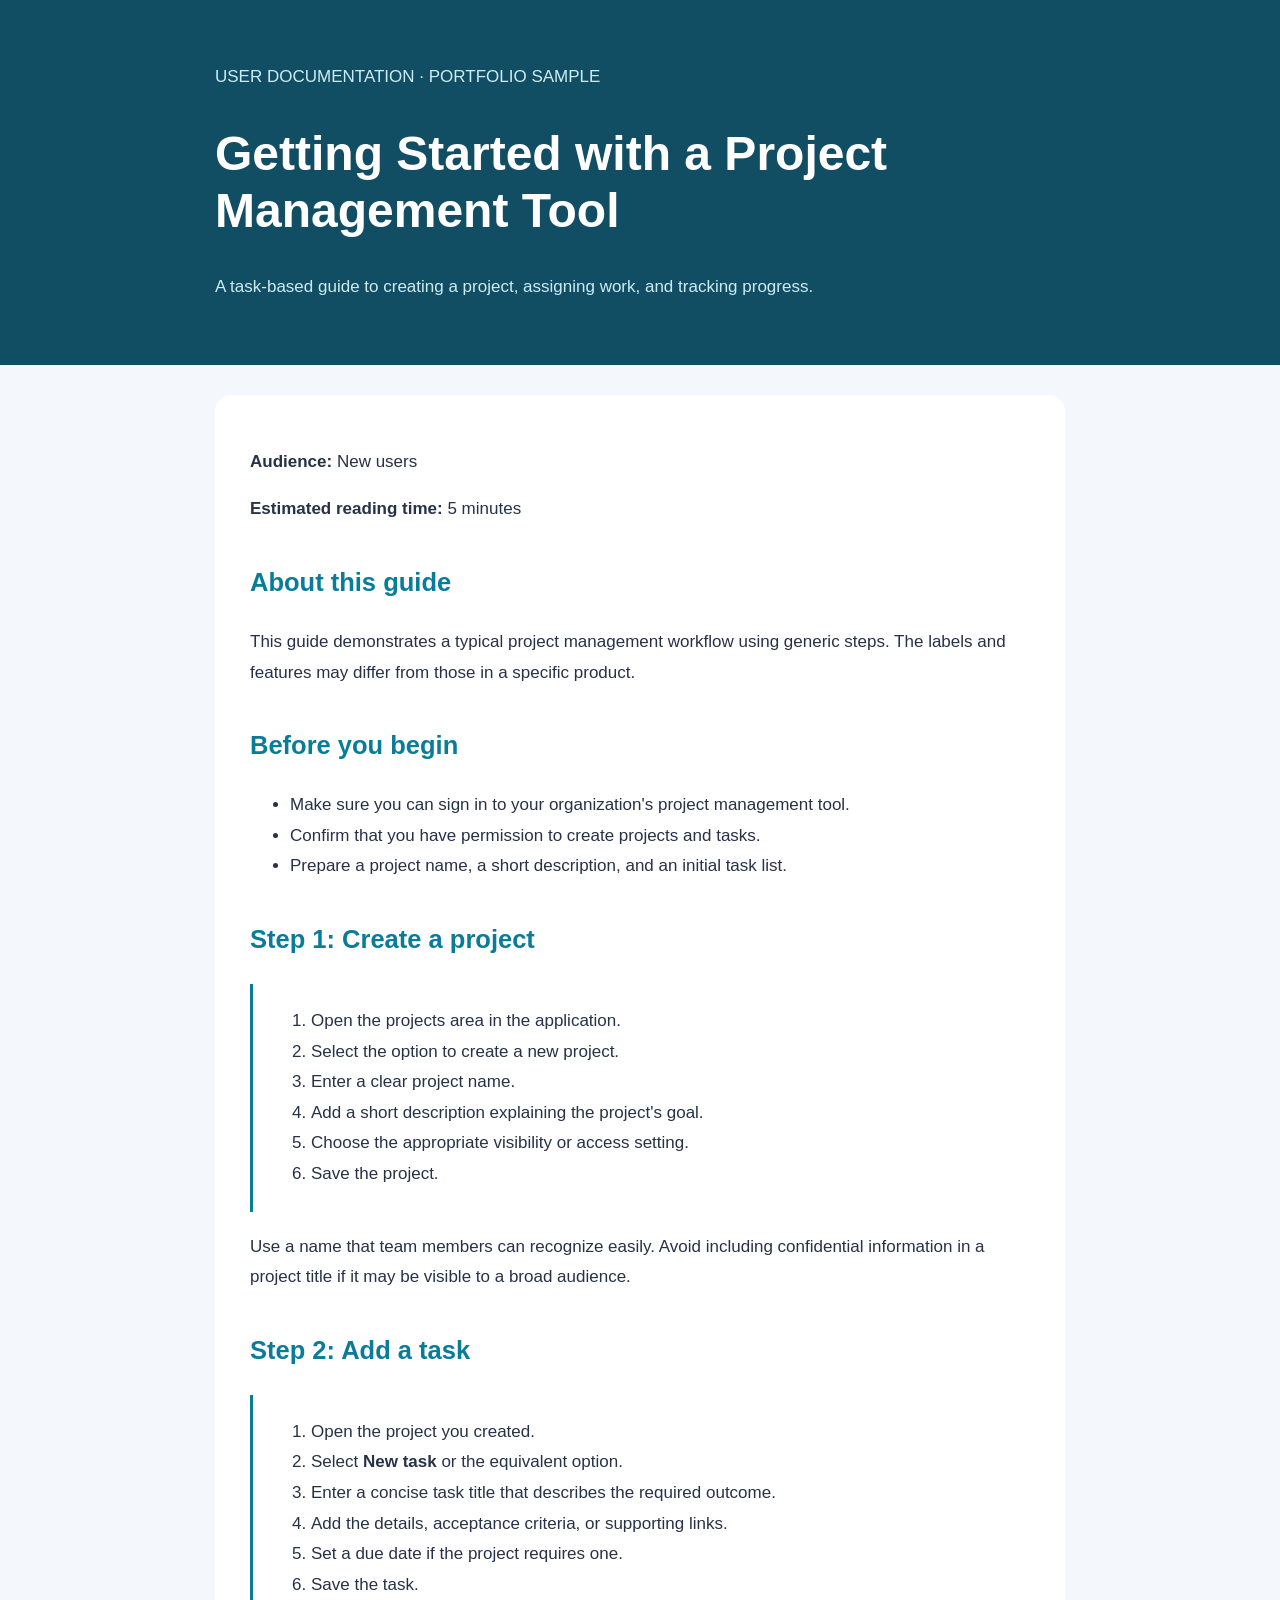
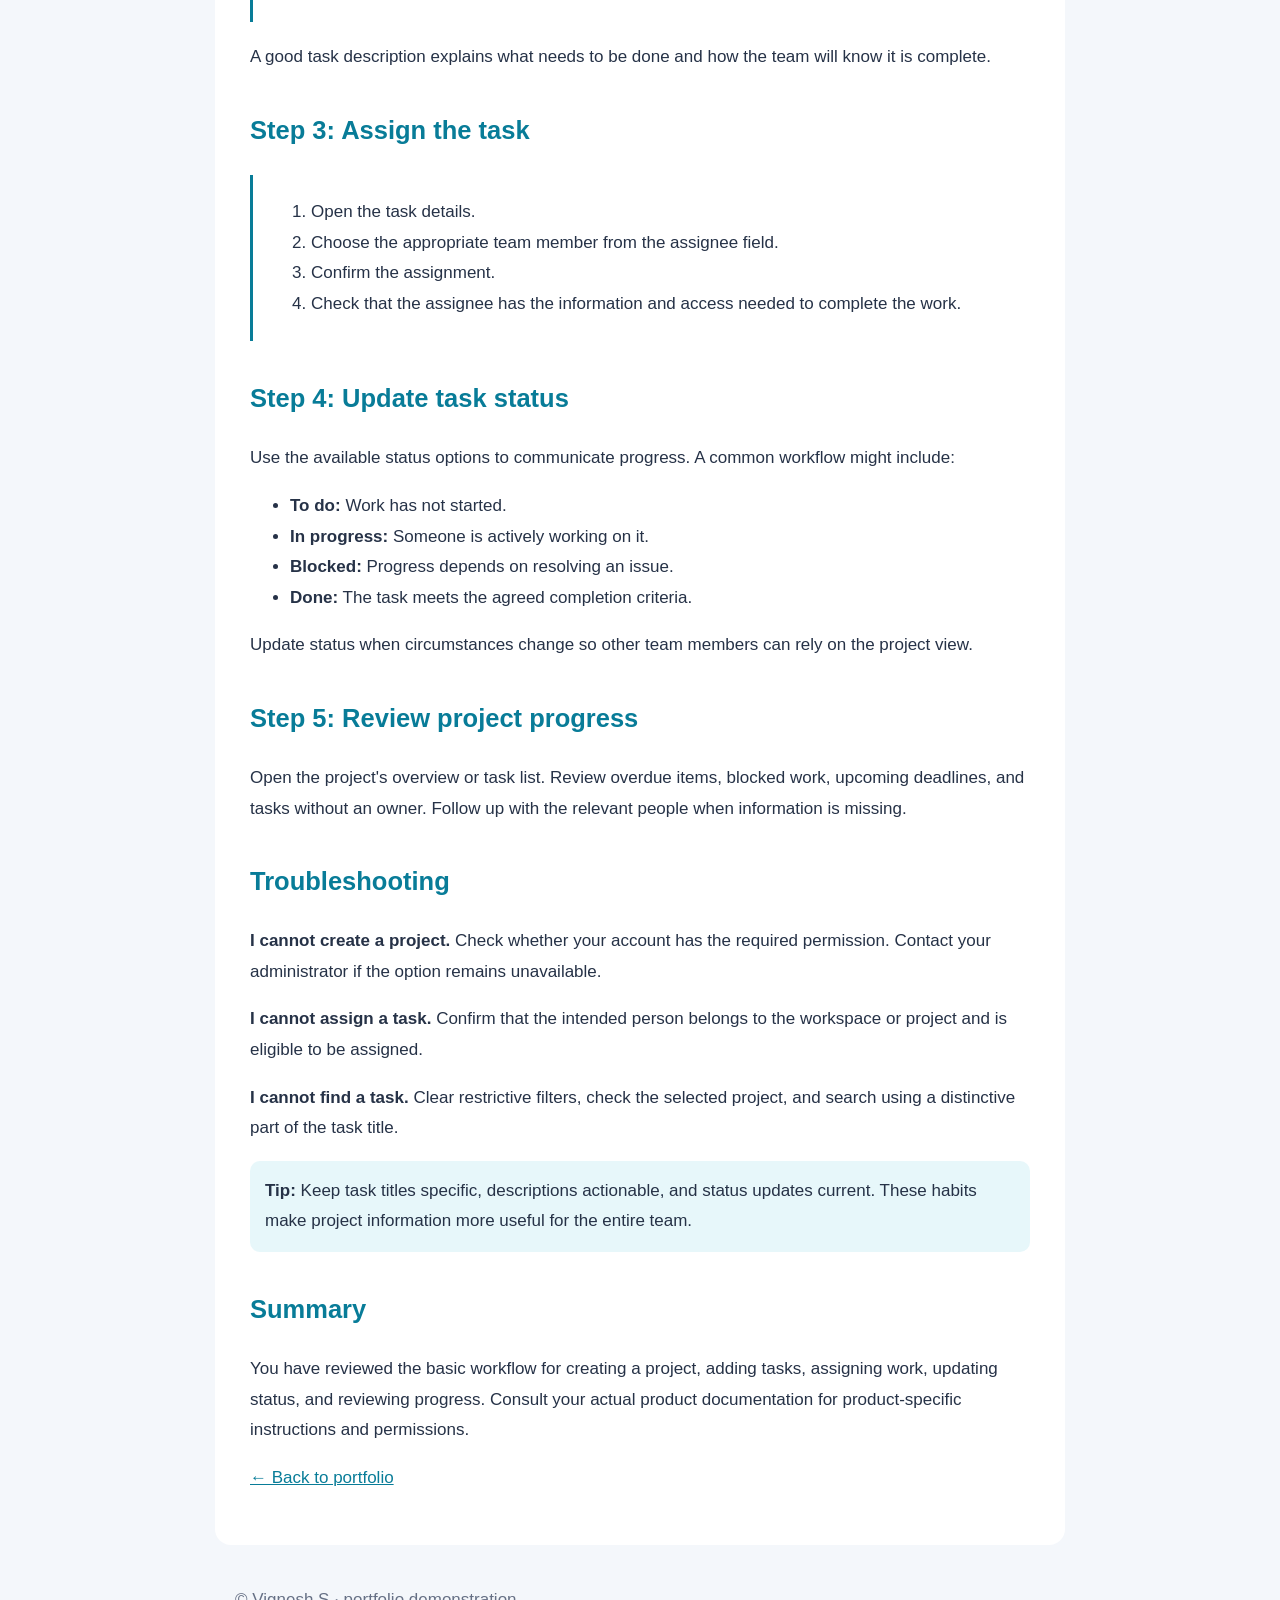
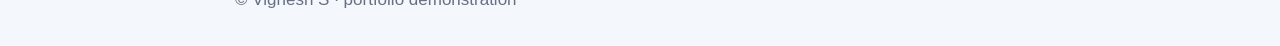
<file: samples/user-guide.html>
<!DOCTYPE html>
<html lang="en">
<head>
  <meta charset="UTF-8">
  <meta name="viewport" content="width=device-width, initial-scale=1.0">
  <meta name="description" content="A sample user guide explaining how to create, assign, and track tasks in a project management tool.">
  <title>Getting Started with a Project Management Tool</title>
  <style>
    * { box-sizing: border-box; }
    body { margin: 0; font: 17px/1.8 Arial, sans-serif; color: #263247; background: #f4f7fb; }
    header { background: #124e63; color: white; padding: 45px 20px; }
    header div, main, footer { max-width: 850px; margin: auto; }
    header p { color: #ccecf4; }
    main { background: white; padding: 35px; margin: 30px auto; border-radius: 16px; }
    h1 { font-size: clamp(2rem, 5vw, 3rem); line-height: 1.2; }
    h2 { color: #087c98; margin-top: 35px; }
    .step { border-left: 3px solid #087c98; padding: 5px 0 5px 18px; margin: 20px 0; }
    .tip { background: #e7f7fa; padding: 15px; border-radius: 10px; }
    a { color: #087c98; }
    footer { padding: 10px 20px 30px; color: #667085; }
  </style>
</head>
<body>
<header>
  <div>
    <p>USER DOCUMENTATION · PORTFOLIO SAMPLE</p>
    <h1>Getting Started with a Project Management Tool</h1>
    <p>A task-based guide to creating a project, assigning work, and tracking progress.</p>
  </div>
</header>
<main>
  <p><strong>Audience:</strong> New users</p>
  <p><strong>Estimated reading time:</strong> 5 minutes</p>

  <h2>About this guide</h2>
  <p>This guide demonstrates a typical project management workflow using generic steps. The labels and features may differ from those in a specific product.</p>

  <h2>Before you begin</h2>
  <ul>
    <li>Make sure you can sign in to your organization's project management tool.</li>
    <li>Confirm that you have permission to create projects and tasks.</li>
    <li>Prepare a project name, a short description, and an initial task list.</li>
  </ul>

  <h2>Step 1: Create a project</h2>
  <div class="step">
    <ol>
      <li>Open the projects area in the application.</li>
      <li>Select the option to create a new project.</li>
      <li>Enter a clear project name.</li>
      <li>Add a short description explaining the project's goal.</li>
      <li>Choose the appropriate visibility or access setting.</li>
      <li>Save the project.</li>
    </ol>
  </div>
  <p>Use a name that team members can recognize easily. Avoid including confidential information in a project title if it may be visible to a broad audience.</p>

  <h2>Step 2: Add a task</h2>
  <div class="step">
    <ol>
      <li>Open the project you created.</li>
      <li>Select <strong>New task</strong> or the equivalent option.</li>
      <li>Enter a concise task title that describes the required outcome.</li>
      <li>Add the details, acceptance criteria, or supporting links.</li>
      <li>Set a due date if the project requires one.</li>
      <li>Save the task.</li>
    </ol>
  </div>
  <p>A good task description explains what needs to be done and how the team will know it is complete.</p>

  <h2>Step 3: Assign the task</h2>
  <div class="step">
    <ol>
      <li>Open the task details.</li>
      <li>Choose the appropriate team member from the assignee field.</li>
      <li>Confirm the assignment.</li>
      <li>Check that the assignee has the information and access needed to complete the work.</li>
    </ol>
  </div>

  <h2>Step 4: Update task status</h2>
  <p>Use the available status options to communicate progress. A common workflow might include:</p>
  <ul>
    <li><strong>To do:</strong> Work has not started.</li>
    <li><strong>In progress:</strong> Someone is actively working on it.</li>
    <li><strong>Blocked:</strong> Progress depends on resolving an issue.</li>
    <li><strong>Done:</strong> The task meets the agreed completion criteria.</li>
  </ul>
  <p>Update status when circumstances change so other team members can rely on the project view.</p>

  <h2>Step 5: Review project progress</h2>
  <p>Open the project's overview or task list. Review overdue items, blocked work, upcoming deadlines, and tasks without an owner. Follow up with the relevant people when information is missing.</p>

  <h2>Troubleshooting</h2>
  <p><strong>I cannot create a project.</strong> Check whether your account has the required permission. Contact your administrator if the option remains unavailable.</p>
  <p><strong>I cannot assign a task.</strong> Confirm that the intended person belongs to the workspace or project and is eligible to be assigned.</p>
  <p><strong>I cannot find a task.</strong> Clear restrictive filters, check the selected project, and search using a distinctive part of the task title.</p>

  <div class="tip"><strong>Tip:</strong> Keep task titles specific, descriptions actionable, and status updates current. These habits make project information more useful for the entire team.</div>

  <h2>Summary</h2>
  <p>You have reviewed the basic workflow for creating a project, adding tasks, assigning work, updating status, and reviewing progress. Consult your actual product documentation for product-specific instructions and permissions.</p>
  <p><a href="../index.html">← Back to portfolio</a></p>
</main>
<footer>© Vignesh S · portfolio demonstration</footer>
</body>
</html>
</file>
<file: style.css>
@import url('https://fonts.googleapis.com/css2?family=DM+Sans:wght@400;500;600;700&family=Playfair+Display:ital,wght@0,500;0,600;1,500&display=swap');

:root {
  --background: #f7f8f4;
  --text: #19271f;
  --muted: #65736a;
  --green: #54783b;
  --dark: #1c382c;
  --line: #dce3da;
  --white: #ffffff;
}

* {
  box-sizing: border-box;
}

html {
  scroll-behavior: smooth;
  scroll-padding-top: 90px;
}

body {
  margin: 0;
  background: var(--background);
  color: var(--text);
  font-family: 'DM Sans', sans-serif;
  line-height: 1.7;
}

a {
  transition: opacity 0.2s ease;
}

a:hover {
  opacity: 0.75;
}

.navbar {
  min-height: 76px;
  padding: 18px 8%;
  display: flex;
  align-items: center;
  justify-content: space-between;
  border-bottom: 1px solid var(--line);
}

.logo {
  font-size: 1.7rem;
  font-weight: 700;
  letter-spacing: -2px;
  color: var(--text);
  text-decoration: none;
}

.logo span {
  color: var(--green);
}

.navbar nav {
  display: flex;
  flex-wrap: wrap;
  gap: 26px;
}

.navbar nav a {
  text-decoration: none;
  color: var(--muted);
  font-size: 0.9rem;
}

.hero {
  padding: 110px 8% 95px;
  background: radial-gradient(ellipse at 80% 20%, #e6f0dc, transparent 45%);
}

.eyebrow,
.category {
  color: var(--green);
  font-size: 0.72rem;
  font-weight: 700;
  letter-spacing: 0.13em;
  text-transform: uppercase;
}

.hero h1 {
  max-width: 1000px;
  margin: 24px 0;
  font-size: clamp(2.8rem, 6.5vw, 5.3rem);
  line-height: 1.08;
  letter-spacing: -0.065em;
}

.hero h1 em {
  color: var(--green);
  font-family: 'Playfair Display', serif;
  font-weight: 500;
}

.intro {
  max-width: 660px;
  color: var(--muted);
  font-size: 1.1rem;
}

.hero-actions {
  display: flex;
  flex-wrap: wrap;
  gap: 14px;
  margin-top: 30px;
}

.button {
  display: inline-block;
  padding: 12px 20px;
  border-radius: 4px;
  text-decoration: none;
  font-size: 0.9rem;
  font-weight: 600;
}

.primary {
  color: var(--white);
  background: var(--dark);
}

.secondary {
  color: var(--text);
  border: 1px solid #b9c6ba;
}

.hero-note {
  margin-top: 42px;
  color: var(--muted);
  font-size: 0.85rem;
}

.section {
  padding: 85px 8%;
  border-top: 1px solid var(--line);
}

.section h2,
.contact h2 {
  margin: 14px 0;
  font-size: clamp(2rem, 4vw, 3.2rem);
  line-height: 1.15;
  letter-spacing: -0.05em;
}

.about,
.services {
  display: grid;
  grid-template-columns: 1fr 1fr;
  gap: 9%;
}

.about > div:last-child {
  color: #46554b;
}

.note {
  color: #738076;
  font-size: 0.84rem;
  border-left: 2px solid #b4c8a6;
  padding-left: 14px;
}

.section-intro {
  max-width: 620px;
  color: var(--muted);
}

.portfolio-grid {
  display: grid;
  grid-template-columns: repeat(2, minmax(0, 1fr));
  gap: 20px;
  margin-top: 35px;
}

.project {
  display: flex;
  flex-direction: column;
  align-items: flex-start;
  min-height: 300px;
  padding: 27px;
  background: var(--white);
  border: 1px solid var(--line);
  border-radius: 6px;
}

.project-number {
  color: #93a291;
  font-size: 0.85rem;
}

.project .category {
  margin-top: 24px;
  font-size: 0.65rem;
}

.project h3 {
  margin: 5px 0;
  font-size: 1.35rem;
  line-height: 1.3;
  letter-spacing: -0.03em;
}

.project p:not(.category) {
  color: var(--muted);
  font-size: 0.93rem;
}

.project a {
  margin-top: auto;
  padding-top: 15px;
  color: var(--green);
  font-weight: 700;
  font-size: 0.9rem;
  text-decoration: none;
}

.service-list article {
  padding: 18px 0;
  border-bottom: 1px solid var(--line);
}

.service-list h3 {
  margin: 0;
  font-size: 1.05rem;
}

.service-list p {
  margin: 5px 0 0;
  color: var(--muted);
  font-size: 0.92rem;
}

.contact {
  padding: 85px 8%;
  color: var(--white);
  background: var(--dark);
}

.contact .eyebrow {
  color: #c7ed9a;
}

.contact > p:not(.eyebrow) {
  max-width: 620px;
  color: #d2ded5;
}

.contact-links {
  display: flex;
  flex-wrap: wrap;
  gap: 22px;
  margin-top: 26px;
}

.contact-links a {
  color: #d5f0b6;
  font-weight: 600;
}

.contact-note {
  margin-top: 25px;
  color: #d2ded5;
  border-color: #8ba77b;
}

footer {
  display: flex;
  justify-content: space-between;
  gap: 20px;
  flex-wrap: wrap;
  padding: 22px 8%;
  color: var(--muted);
  font-size: 0.8rem;
}

footer p {
  margin: 0;
}

footer a {
  color: var(--muted);
  text-decoration: none;
}

@media (max-width: 700px) {
  .navbar {
    padding: 18px 6%;
    align-items: flex-start;
    gap: 16px;
  }

  .navbar nav {
    justify-content: flex-end;
    gap: 10px 15px;
  }

  .navbar nav a {
    font-size: 0.8rem;
  }

  .hero,
  .section,
  .contact {
    padding: 60px 6%;
  }

  .about,
  .services,
  .portfolio-grid {
    grid-template-columns: 1fr;
    gap: 22px;
  }

  .project {
    min-height: 260px;
  }

  footer {
    padding: 22px 6%;
  }
}
</file>
